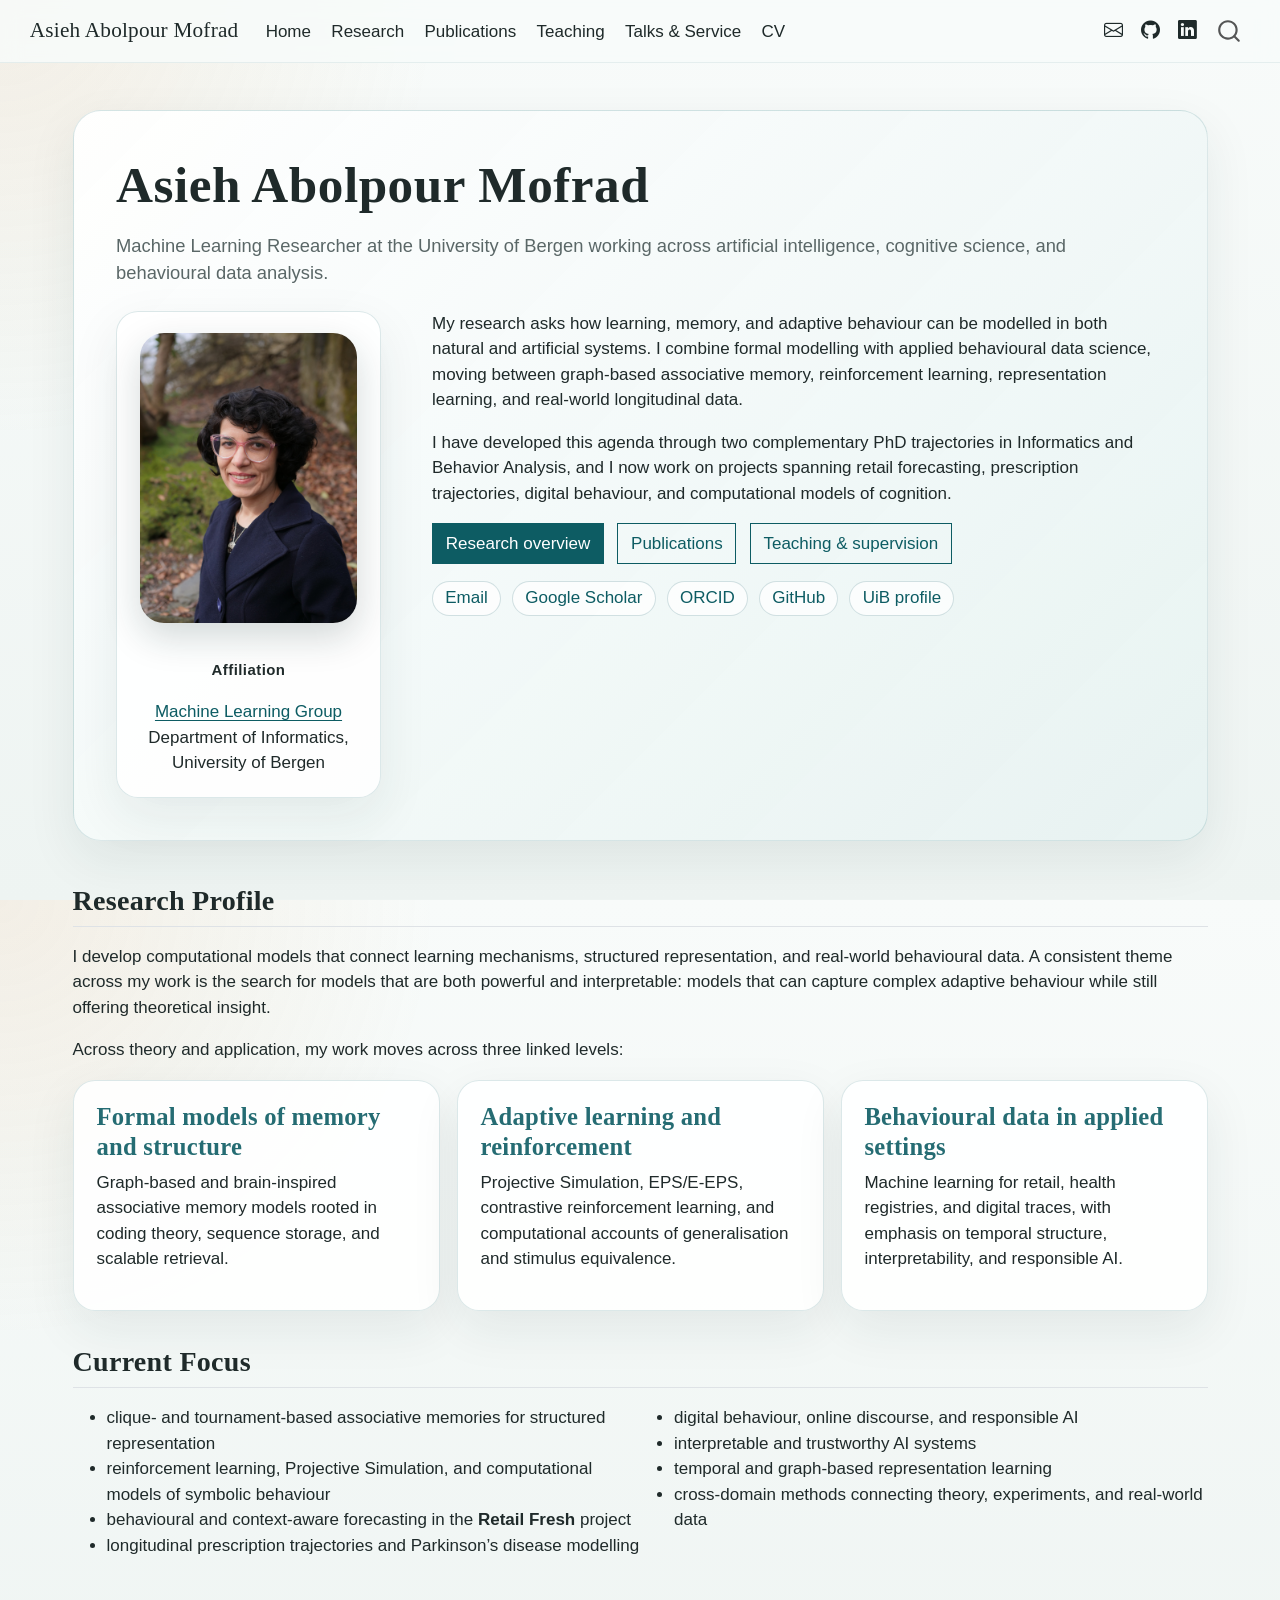
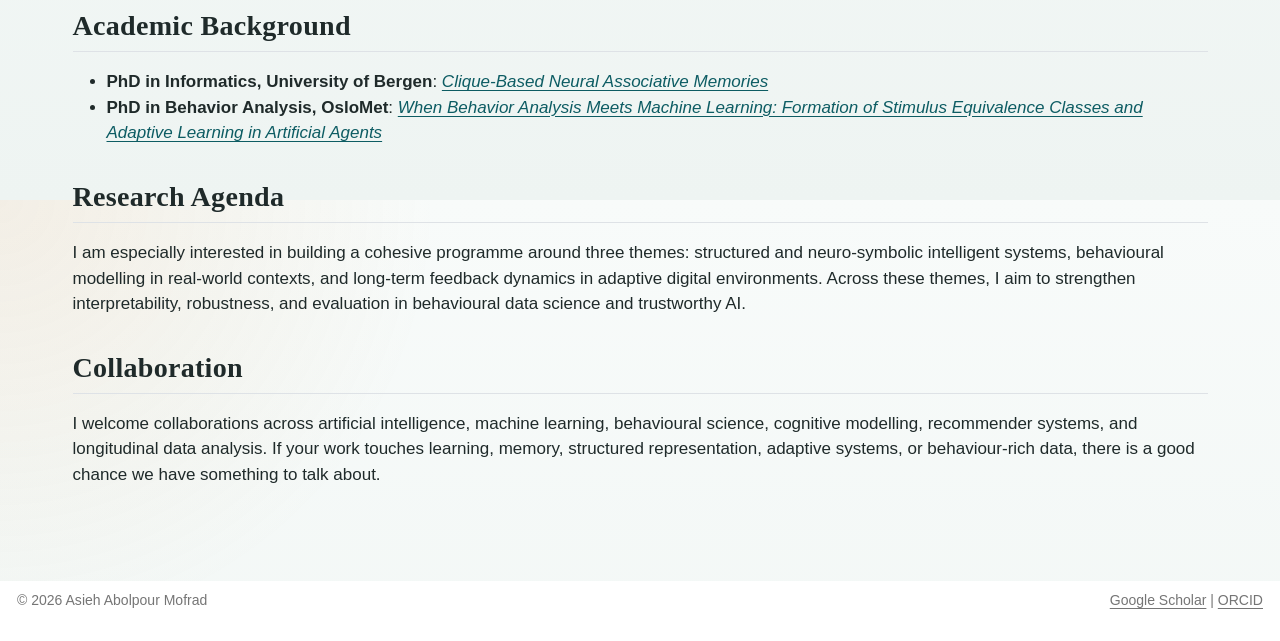
<file: docs/index.html>
<!DOCTYPE html>
<html xmlns="http://www.w3.org/1999/xhtml" lang="en" xml:lang="en"><head>

<meta charset="utf-8">
<meta name="generator" content="quarto-1.6.42">

<meta name="viewport" content="width=device-width, initial-scale=1.0, user-scalable=yes">


<title>Home – Asieh Abolpour Mofrad</title>
<style>
code{white-space: pre-wrap;}
span.smallcaps{font-variant: small-caps;}
div.columns{display: flex; gap: min(4vw, 1.5em);}
div.column{flex: auto; overflow-x: auto;}
div.hanging-indent{margin-left: 1.5em; text-indent: -1.5em;}
ul.task-list{list-style: none;}
ul.task-list li input[type="checkbox"] {
  width: 0.8em;
  margin: 0 0.8em 0.2em -1em; /* quarto-specific, see https://github.com/quarto-dev/quarto-cli/issues/4556 */ 
  vertical-align: middle;
}
</style>


<script src="site_libs/quarto-nav/quarto-nav.js"></script>
<script src="site_libs/clipboard/clipboard.min.js"></script>
<script src="site_libs/quarto-search/autocomplete.umd.js"></script>
<script src="site_libs/quarto-search/fuse.min.js"></script>
<script src="site_libs/quarto-search/quarto-search.js"></script>
<meta name="quarto:offset" content="./">
<script src="site_libs/quarto-html/quarto.js"></script>
<script src="site_libs/quarto-html/popper.min.js"></script>
<script src="site_libs/quarto-html/tippy.umd.min.js"></script>
<script src="site_libs/quarto-html/anchor.min.js"></script>
<link href="site_libs/quarto-html/tippy.css" rel="stylesheet">
<link href="site_libs/quarto-html/quarto-syntax-highlighting-2f5df379a58b258e96c21c0638c20c03.css" rel="stylesheet" id="quarto-text-highlighting-styles">
<script src="site_libs/bootstrap/bootstrap.min.js"></script>
<link href="site_libs/bootstrap/bootstrap-icons.css" rel="stylesheet">
<link href="site_libs/bootstrap/bootstrap-3fe18f0901a84dd8040ed407cdcc5acb.min.css" rel="stylesheet" append-hash="true" id="quarto-bootstrap" data-mode="light">
<script id="quarto-search-options" type="application/json">{
  "location": "navbar",
  "copy-button": false,
  "collapse-after": 3,
  "panel-placement": "end",
  "type": "overlay",
  "limit": 50,
  "keyboard-shortcut": [
    "f",
    "/",
    "s"
  ],
  "show-item-context": false,
  "language": {
    "search-no-results-text": "No results",
    "search-matching-documents-text": "matching documents",
    "search-copy-link-title": "Copy link to search",
    "search-hide-matches-text": "Hide additional matches",
    "search-more-match-text": "more match in this document",
    "search-more-matches-text": "more matches in this document",
    "search-clear-button-title": "Clear",
    "search-text-placeholder": "",
    "search-detached-cancel-button-title": "Cancel",
    "search-submit-button-title": "Submit",
    "search-label": "Search"
  }
}</script>
<style>html{ scroll-behavior: smooth; }</style>


<link rel="stylesheet" href="styles.css">
</head>

<body class="nav-fixed landing-page">

<div id="quarto-search-results"></div>
  <header id="quarto-header" class="headroom fixed-top">
    <nav class="navbar navbar-expand-lg " data-bs-theme="dark">
      <div class="navbar-container container-fluid">
      <div class="navbar-brand-container mx-auto">
    <a class="navbar-brand" href="./index.html">
    <span class="navbar-title">Asieh Abolpour Mofrad</span>
    </a>
  </div>
            <div id="quarto-search" class="" title="Search"></div>
          <button class="navbar-toggler" type="button" data-bs-toggle="collapse" data-bs-target="#navbarCollapse" aria-controls="navbarCollapse" role="menu" aria-expanded="false" aria-label="Toggle navigation" onclick="if (window.quartoToggleHeadroom) { window.quartoToggleHeadroom(); }">
  <span class="navbar-toggler-icon"></span>
</button>
          <div class="collapse navbar-collapse" id="navbarCollapse">
            <ul class="navbar-nav navbar-nav-scroll me-auto">
  <li class="nav-item">
    <a class="nav-link active" href="./index.html" aria-current="page"> 
<span class="menu-text">Home</span></a>
  </li>  
  <li class="nav-item">
    <a class="nav-link" href="./projects.html"> 
<span class="menu-text">Research</span></a>
  </li>  
  <li class="nav-item">
    <a class="nav-link" href="./publications.html"> 
<span class="menu-text">Publications</span></a>
  </li>  
  <li class="nav-item">
    <a class="nav-link" href="./teaching.html"> 
<span class="menu-text">Teaching</span></a>
  </li>  
  <li class="nav-item">
    <a class="nav-link" href="./talks.html"> 
<span class="menu-text">Talks &amp; Service</span></a>
  </li>  
  <li class="nav-item">
    <a class="nav-link" href="./CV.pdf"> 
<span class="menu-text">CV</span></a>
  </li>  
</ul>
            <ul class="navbar-nav navbar-nav-scroll ms-auto">
  <li class="nav-item compact">
    <a class="nav-link" href="mailto:asieh.mofrad@uib.no"> <i class="bi bi-envelope" role="img" aria-label="Email">
</i> 
<span class="menu-text"></span></a>
  </li>  
  <li class="nav-item compact">
    <a class="nav-link" href="https://github.com/Asieh-A-Mofrad"> <i class="bi bi-github" role="img" aria-label="GitHub">
</i> 
<span class="menu-text"></span></a>
  </li>  
  <li class="nav-item compact">
    <a class="nav-link" href="https://www.linkedin.com/in/asieh-abolpour-mofrad-98ba8174"> <i class="bi bi-linkedin" role="img" aria-label="LinkedIn">
</i> 
<span class="menu-text"></span></a>
  </li>  
</ul>
          </div> <!-- /navcollapse -->
            <div class="quarto-navbar-tools">
</div>
      </div> <!-- /container-fluid -->
    </nav>
</header>
<!-- content -->
<div id="quarto-content" class="quarto-container page-columns page-rows-contents page-layout-full page-navbar">
<!-- sidebar -->
<!-- margin-sidebar -->
    
<!-- main -->
<main class="content column-page" id="quarto-document-content"><header id="title-block-header" class="quarto-title-block"><h1 class="title display-7">Home</h1></header>

<header id="title-block-header">


</header>


<div class="hero-banner">
<section id="asieh-abolpour-mofrad" class="level1 hero-heading">
<h1>Asieh Abolpour Mofrad</h1>
<div class="hero-lead">
<p>Machine Learning Researcher at the University of Bergen working across artificial intelligence, cognitive science, and behavioural data analysis.</p>
</div>
</section>
<div class="hero-layout">
<div class="hero-aside">
<div class="profile-panel">
<p><img src="images/asieh-pic.jpg" class="profile-image img-fluid" alt="Portrait of Asieh Abolpour Mofrad"></p>
<p><strong>Affiliation</strong></p>
<p><a href="https://www.uib.no/en/rg/ml/130730/machine-learning-group">Machine Learning Group</a><br>
Department of Informatics, University of Bergen</p>
</div>
</div>
<div class="hero-summary">
<p>My research asks how learning, memory, and adaptive behaviour can be modelled in both natural and artificial systems. I combine formal modelling with applied behavioural data science, moving between graph-based associative memory, reinforcement learning, representation learning, and real-world longitudinal data.</p>
<p>I have developed this agenda through two complementary PhD trajectories in Informatics and Behavior Analysis, and I now work on projects spanning retail forecasting, prescription trajectories, digital behaviour, and computational models of cognition.</p>
<p><a href="./projects.html" class="btn btn-primary me-2">Research overview</a> <a href="./publications.html" class="btn btn-outline-primary me-2">Publications</a> <a href="./teaching.html" class="btn btn-outline-primary">Teaching &amp; supervision</a></p>
<div class="pill-links">
<p><a href="mailto:asieh.mofrad@uib.no">Email</a> <a href="https://scholar.google.co.uk/citations?user=jusB1uwAAAAJ">Google Scholar</a> <a href="https://orcid.org/0000-0002-2148-3756">ORCID</a> <a href="https://github.com/Asieh-A-Mofrad">GitHub</a> <a href="https://www.uib.no/en/find-employees/asieh.abolpour-mofrad">UiB profile</a></p>
</div>
</div>
</div>
</div>
<section id="research-profile" class="level2">
<h2 class="anchored" data-anchor-id="research-profile">Research Profile</h2>
<p>I develop computational models that connect learning mechanisms, structured representation, and real-world behavioural data. A consistent theme across my work is the search for models that are both powerful and interpretable: models that can capture complex adaptive behaviour while still offering theoretical insight.</p>
<p>Across theory and application, my work moves across three linked levels:</p>
<div class="card-grid">
<section id="formal-models-of-memory-and-structure" class="level3 feature-card">
<h3 class="anchored" data-anchor-id="formal-models-of-memory-and-structure">Formal models of memory and structure</h3>
<p>Graph-based and brain-inspired associative memory models rooted in coding theory, sequence storage, and scalable retrieval.</p>
</section>
<section id="adaptive-learning-and-reinforcement" class="level3 feature-card">
<h3 class="anchored" data-anchor-id="adaptive-learning-and-reinforcement">Adaptive learning and reinforcement</h3>
<p>Projective Simulation, EPS/E-EPS, contrastive reinforcement learning, and computational accounts of generalisation and stimulus equivalence.</p>
</section>
<section id="behavioural-data-in-applied-settings" class="level3 feature-card">
<h3 class="anchored" data-anchor-id="behavioural-data-in-applied-settings">Behavioural data in applied settings</h3>
<p>Machine learning for retail, health registries, and digital traces, with emphasis on temporal structure, interpretability, and responsible AI.</p>
</section>
</div>
</section>
<section id="current-focus" class="level2">
<h2 class="anchored" data-anchor-id="current-focus">Current Focus</h2>
<div class="columns">
<div class="column" style="width:50%;">
<ul>
<li>clique- and tournament-based associative memories for structured representation</li>
<li>reinforcement learning, Projective Simulation, and computational models of symbolic behaviour</li>
<li>behavioural and context-aware forecasting in the <strong>Retail Fresh</strong> project</li>
<li>longitudinal prescription trajectories and Parkinson’s disease modelling</li>
</ul>
</div><div class="column" style="width:50%;">
<ul>
<li>digital behaviour, online discourse, and responsible AI</li>
<li>interpretable and trustworthy AI systems</li>
<li>temporal and graph-based representation learning</li>
<li>cross-domain methods connecting theory, experiments, and real-world data</li>
</ul>
</div>
</div>
</section>
<section id="academic-background" class="level2">
<h2 class="anchored" data-anchor-id="academic-background">Academic Background</h2>
<ul>
<li><strong>PhD in Informatics, University of Bergen</strong>: <a href="https://nva.sikt.no/registration/0198f0f4cb85-7e3bd036-5d34-433f-a86c-7c8fcb52f95b"><em>Clique-Based Neural Associative Memories</em></a></li>
<li><strong>PhD in Behavior Analysis, OsloMet</strong>: <a href="https://skriftserien.oslomet.no/skriftserien/article/view/723"><em>When Behavior Analysis Meets Machine Learning: Formation of Stimulus Equivalence Classes and Adaptive Learning in Artificial Agents</em></a></li>
</ul>
</section>
<section id="research-agenda" class="level2">
<h2 class="anchored" data-anchor-id="research-agenda">Research Agenda</h2>
<p>I am especially interested in building a cohesive programme around three themes: structured and neuro-symbolic intelligent systems, behavioural modelling in real-world contexts, and long-term feedback dynamics in adaptive digital environments. Across these themes, I aim to strengthen interpretability, robustness, and evaluation in behavioural data science and trustworthy AI.</p>
</section>
<section id="collaboration" class="level2">
<h2 class="anchored" data-anchor-id="collaboration">Collaboration</h2>
<p>I welcome collaborations across artificial intelligence, machine learning, behavioural science, cognitive modelling, recommender systems, and longitudinal data analysis. If your work touches learning, memory, structured representation, adaptive systems, or behaviour-rich data, there is a good chance we have something to talk about.</p>


</section>

</main> <!-- /main -->
<script id="quarto-html-after-body" type="application/javascript">
window.document.addEventListener("DOMContentLoaded", function (event) {
  const toggleBodyColorMode = (bsSheetEl) => {
    const mode = bsSheetEl.getAttribute("data-mode");
    const bodyEl = window.document.querySelector("body");
    if (mode === "dark") {
      bodyEl.classList.add("quarto-dark");
      bodyEl.classList.remove("quarto-light");
    } else {
      bodyEl.classList.add("quarto-light");
      bodyEl.classList.remove("quarto-dark");
    }
  }
  const toggleBodyColorPrimary = () => {
    const bsSheetEl = window.document.querySelector("link#quarto-bootstrap");
    if (bsSheetEl) {
      toggleBodyColorMode(bsSheetEl);
    }
  }
  toggleBodyColorPrimary();  
  const icon = "";
  const anchorJS = new window.AnchorJS();
  anchorJS.options = {
    placement: 'right',
    icon: icon
  };
  anchorJS.add('.anchored');
  const isCodeAnnotation = (el) => {
    for (const clz of el.classList) {
      if (clz.startsWith('code-annotation-')) {                     
        return true;
      }
    }
    return false;
  }
  const onCopySuccess = function(e) {
    // button target
    const button = e.trigger;
    // don't keep focus
    button.blur();
    // flash "checked"
    button.classList.add('code-copy-button-checked');
    var currentTitle = button.getAttribute("title");
    button.setAttribute("title", "Copied!");
    let tooltip;
    if (window.bootstrap) {
      button.setAttribute("data-bs-toggle", "tooltip");
      button.setAttribute("data-bs-placement", "left");
      button.setAttribute("data-bs-title", "Copied!");
      tooltip = new bootstrap.Tooltip(button, 
        { trigger: "manual", 
          customClass: "code-copy-button-tooltip",
          offset: [0, -8]});
      tooltip.show();    
    }
    setTimeout(function() {
      if (tooltip) {
        tooltip.hide();
        button.removeAttribute("data-bs-title");
        button.removeAttribute("data-bs-toggle");
        button.removeAttribute("data-bs-placement");
      }
      button.setAttribute("title", currentTitle);
      button.classList.remove('code-copy-button-checked');
    }, 1000);
    // clear code selection
    e.clearSelection();
  }
  const getTextToCopy = function(trigger) {
      const codeEl = trigger.previousElementSibling.cloneNode(true);
      for (const childEl of codeEl.children) {
        if (isCodeAnnotation(childEl)) {
          childEl.remove();
        }
      }
      return codeEl.innerText;
  }
  const clipboard = new window.ClipboardJS('.code-copy-button:not([data-in-quarto-modal])', {
    text: getTextToCopy
  });
  clipboard.on('success', onCopySuccess);
  if (window.document.getElementById('quarto-embedded-source-code-modal')) {
    const clipboardModal = new window.ClipboardJS('.code-copy-button[data-in-quarto-modal]', {
      text: getTextToCopy,
      container: window.document.getElementById('quarto-embedded-source-code-modal')
    });
    clipboardModal.on('success', onCopySuccess);
  }
    var localhostRegex = new RegExp(/^(?:http|https):\/\/localhost\:?[0-9]*\//);
    var mailtoRegex = new RegExp(/^mailto:/);
      var filterRegex = new RegExp('/' + window.location.host + '/');
    var isInternal = (href) => {
        return filterRegex.test(href) || localhostRegex.test(href) || mailtoRegex.test(href);
    }
    // Inspect non-navigation links and adorn them if external
 	var links = window.document.querySelectorAll('a[href]:not(.nav-link):not(.navbar-brand):not(.toc-action):not(.sidebar-link):not(.sidebar-item-toggle):not(.pagination-link):not(.no-external):not([aria-hidden]):not(.dropdown-item):not(.quarto-navigation-tool):not(.about-link)');
    for (var i=0; i<links.length; i++) {
      const link = links[i];
      if (!isInternal(link.href)) {
        // undo the damage that might have been done by quarto-nav.js in the case of
        // links that we want to consider external
        if (link.dataset.originalHref !== undefined) {
          link.href = link.dataset.originalHref;
        }
      }
    }
  function tippyHover(el, contentFn, onTriggerFn, onUntriggerFn) {
    const config = {
      allowHTML: true,
      maxWidth: 500,
      delay: 100,
      arrow: false,
      appendTo: function(el) {
          return el.parentElement;
      },
      interactive: true,
      interactiveBorder: 10,
      theme: 'quarto',
      placement: 'bottom-start',
    };
    if (contentFn) {
      config.content = contentFn;
    }
    if (onTriggerFn) {
      config.onTrigger = onTriggerFn;
    }
    if (onUntriggerFn) {
      config.onUntrigger = onUntriggerFn;
    }
    window.tippy(el, config); 
  }
  const noterefs = window.document.querySelectorAll('a[role="doc-noteref"]');
  for (var i=0; i<noterefs.length; i++) {
    const ref = noterefs[i];
    tippyHover(ref, function() {
      // use id or data attribute instead here
      let href = ref.getAttribute('data-footnote-href') || ref.getAttribute('href');
      try { href = new URL(href).hash; } catch {}
      const id = href.replace(/^#\/?/, "");
      const note = window.document.getElementById(id);
      if (note) {
        return note.innerHTML;
      } else {
        return "";
      }
    });
  }
  const xrefs = window.document.querySelectorAll('a.quarto-xref');
  const processXRef = (id, note) => {
    // Strip column container classes
    const stripColumnClz = (el) => {
      el.classList.remove("page-full", "page-columns");
      if (el.children) {
        for (const child of el.children) {
          stripColumnClz(child);
        }
      }
    }
    stripColumnClz(note)
    if (id === null || id.startsWith('sec-')) {
      // Special case sections, only their first couple elements
      const container = document.createElement("div");
      if (note.children && note.children.length > 2) {
        container.appendChild(note.children[0].cloneNode(true));
        for (let i = 1; i < note.children.length; i++) {
          const child = note.children[i];
          if (child.tagName === "P" && child.innerText === "") {
            continue;
          } else {
            container.appendChild(child.cloneNode(true));
            break;
          }
        }
        if (window.Quarto?.typesetMath) {
          window.Quarto.typesetMath(container);
        }
        return container.innerHTML
      } else {
        if (window.Quarto?.typesetMath) {
          window.Quarto.typesetMath(note);
        }
        return note.innerHTML;
      }
    } else {
      // Remove any anchor links if they are present
      const anchorLink = note.querySelector('a.anchorjs-link');
      if (anchorLink) {
        anchorLink.remove();
      }
      if (window.Quarto?.typesetMath) {
        window.Quarto.typesetMath(note);
      }
      if (note.classList.contains("callout")) {
        return note.outerHTML;
      } else {
        return note.innerHTML;
      }
    }
  }
  for (var i=0; i<xrefs.length; i++) {
    const xref = xrefs[i];
    tippyHover(xref, undefined, function(instance) {
      instance.disable();
      let url = xref.getAttribute('href');
      let hash = undefined; 
      if (url.startsWith('#')) {
        hash = url;
      } else {
        try { hash = new URL(url).hash; } catch {}
      }
      if (hash) {
        const id = hash.replace(/^#\/?/, "");
        const note = window.document.getElementById(id);
        if (note !== null) {
          try {
            const html = processXRef(id, note.cloneNode(true));
            instance.setContent(html);
          } finally {
            instance.enable();
            instance.show();
          }
        } else {
          // See if we can fetch this
          fetch(url.split('#')[0])
          .then(res => res.text())
          .then(html => {
            const parser = new DOMParser();
            const htmlDoc = parser.parseFromString(html, "text/html");
            const note = htmlDoc.getElementById(id);
            if (note !== null) {
              const html = processXRef(id, note);
              instance.setContent(html);
            } 
          }).finally(() => {
            instance.enable();
            instance.show();
          });
        }
      } else {
        // See if we can fetch a full url (with no hash to target)
        // This is a special case and we should probably do some content thinning / targeting
        fetch(url)
        .then(res => res.text())
        .then(html => {
          const parser = new DOMParser();
          const htmlDoc = parser.parseFromString(html, "text/html");
          const note = htmlDoc.querySelector('main.content');
          if (note !== null) {
            // This should only happen for chapter cross references
            // (since there is no id in the URL)
            // remove the first header
            if (note.children.length > 0 && note.children[0].tagName === "HEADER") {
              note.children[0].remove();
            }
            const html = processXRef(null, note);
            instance.setContent(html);
          } 
        }).finally(() => {
          instance.enable();
          instance.show();
        });
      }
    }, function(instance) {
    });
  }
      let selectedAnnoteEl;
      const selectorForAnnotation = ( cell, annotation) => {
        let cellAttr = 'data-code-cell="' + cell + '"';
        let lineAttr = 'data-code-annotation="' +  annotation + '"';
        const selector = 'span[' + cellAttr + '][' + lineAttr + ']';
        return selector;
      }
      const selectCodeLines = (annoteEl) => {
        const doc = window.document;
        const targetCell = annoteEl.getAttribute("data-target-cell");
        const targetAnnotation = annoteEl.getAttribute("data-target-annotation");
        const annoteSpan = window.document.querySelector(selectorForAnnotation(targetCell, targetAnnotation));
        const lines = annoteSpan.getAttribute("data-code-lines").split(",");
        const lineIds = lines.map((line) => {
          return targetCell + "-" + line;
        })
        let top = null;
        let height = null;
        let parent = null;
        if (lineIds.length > 0) {
            //compute the position of the single el (top and bottom and make a div)
            const el = window.document.getElementById(lineIds[0]);
            top = el.offsetTop;
            height = el.offsetHeight;
            parent = el.parentElement.parentElement;
          if (lineIds.length > 1) {
            const lastEl = window.document.getElementById(lineIds[lineIds.length - 1]);
            const bottom = lastEl.offsetTop + lastEl.offsetHeight;
            height = bottom - top;
          }
          if (top !== null && height !== null && parent !== null) {
            // cook up a div (if necessary) and position it 
            let div = window.document.getElementById("code-annotation-line-highlight");
            if (div === null) {
              div = window.document.createElement("div");
              div.setAttribute("id", "code-annotation-line-highlight");
              div.style.position = 'absolute';
              parent.appendChild(div);
            }
            div.style.top = top - 2 + "px";
            div.style.height = height + 4 + "px";
            div.style.left = 0;
            let gutterDiv = window.document.getElementById("code-annotation-line-highlight-gutter");
            if (gutterDiv === null) {
              gutterDiv = window.document.createElement("div");
              gutterDiv.setAttribute("id", "code-annotation-line-highlight-gutter");
              gutterDiv.style.position = 'absolute';
              const codeCell = window.document.getElementById(targetCell);
              const gutter = codeCell.querySelector('.code-annotation-gutter');
              gutter.appendChild(gutterDiv);
            }
            gutterDiv.style.top = top - 2 + "px";
            gutterDiv.style.height = height + 4 + "px";
          }
          selectedAnnoteEl = annoteEl;
        }
      };
      const unselectCodeLines = () => {
        const elementsIds = ["code-annotation-line-highlight", "code-annotation-line-highlight-gutter"];
        elementsIds.forEach((elId) => {
          const div = window.document.getElementById(elId);
          if (div) {
            div.remove();
          }
        });
        selectedAnnoteEl = undefined;
      };
        // Handle positioning of the toggle
    window.addEventListener(
      "resize",
      throttle(() => {
        elRect = undefined;
        if (selectedAnnoteEl) {
          selectCodeLines(selectedAnnoteEl);
        }
      }, 10)
    );
    function throttle(fn, ms) {
    let throttle = false;
    let timer;
      return (...args) => {
        if(!throttle) { // first call gets through
            fn.apply(this, args);
            throttle = true;
        } else { // all the others get throttled
            if(timer) clearTimeout(timer); // cancel #2
            timer = setTimeout(() => {
              fn.apply(this, args);
              timer = throttle = false;
            }, ms);
        }
      };
    }
      // Attach click handler to the DT
      const annoteDls = window.document.querySelectorAll('dt[data-target-cell]');
      for (const annoteDlNode of annoteDls) {
        annoteDlNode.addEventListener('click', (event) => {
          const clickedEl = event.target;
          if (clickedEl !== selectedAnnoteEl) {
            unselectCodeLines();
            const activeEl = window.document.querySelector('dt[data-target-cell].code-annotation-active');
            if (activeEl) {
              activeEl.classList.remove('code-annotation-active');
            }
            selectCodeLines(clickedEl);
            clickedEl.classList.add('code-annotation-active');
          } else {
            // Unselect the line
            unselectCodeLines();
            clickedEl.classList.remove('code-annotation-active');
          }
        });
      }
  const findCites = (el) => {
    const parentEl = el.parentElement;
    if (parentEl) {
      const cites = parentEl.dataset.cites;
      if (cites) {
        return {
          el,
          cites: cites.split(' ')
        };
      } else {
        return findCites(el.parentElement)
      }
    } else {
      return undefined;
    }
  };
  var bibliorefs = window.document.querySelectorAll('a[role="doc-biblioref"]');
  for (var i=0; i<bibliorefs.length; i++) {
    const ref = bibliorefs[i];
    const citeInfo = findCites(ref);
    if (citeInfo) {
      tippyHover(citeInfo.el, function() {
        var popup = window.document.createElement('div');
        citeInfo.cites.forEach(function(cite) {
          var citeDiv = window.document.createElement('div');
          citeDiv.classList.add('hanging-indent');
          citeDiv.classList.add('csl-entry');
          var biblioDiv = window.document.getElementById('ref-' + cite);
          if (biblioDiv) {
            citeDiv.innerHTML = biblioDiv.innerHTML;
          }
          popup.appendChild(citeDiv);
        });
        return popup.innerHTML;
      });
    }
  }
});
</script>
</div> <!-- /content -->
<footer class="footer">
  <div class="nav-footer">
    <div class="nav-footer-left">
<p>© 2026 Asieh Abolpour Mofrad</p>
</div>   
    <div class="nav-footer-center">
      &nbsp;
    </div>
    <div class="nav-footer-right">
<p><a href="https://scholar.google.co.uk/citations?user=jusB1uwAAAAJ">Google Scholar</a> | <a href="https://orcid.org/0000-0002-2148-3756">ORCID</a></p>
</div>
  </div>
</footer>




<script src="site_libs/quarto-html/zenscroll-min.js"></script>
</body></html>
</file>
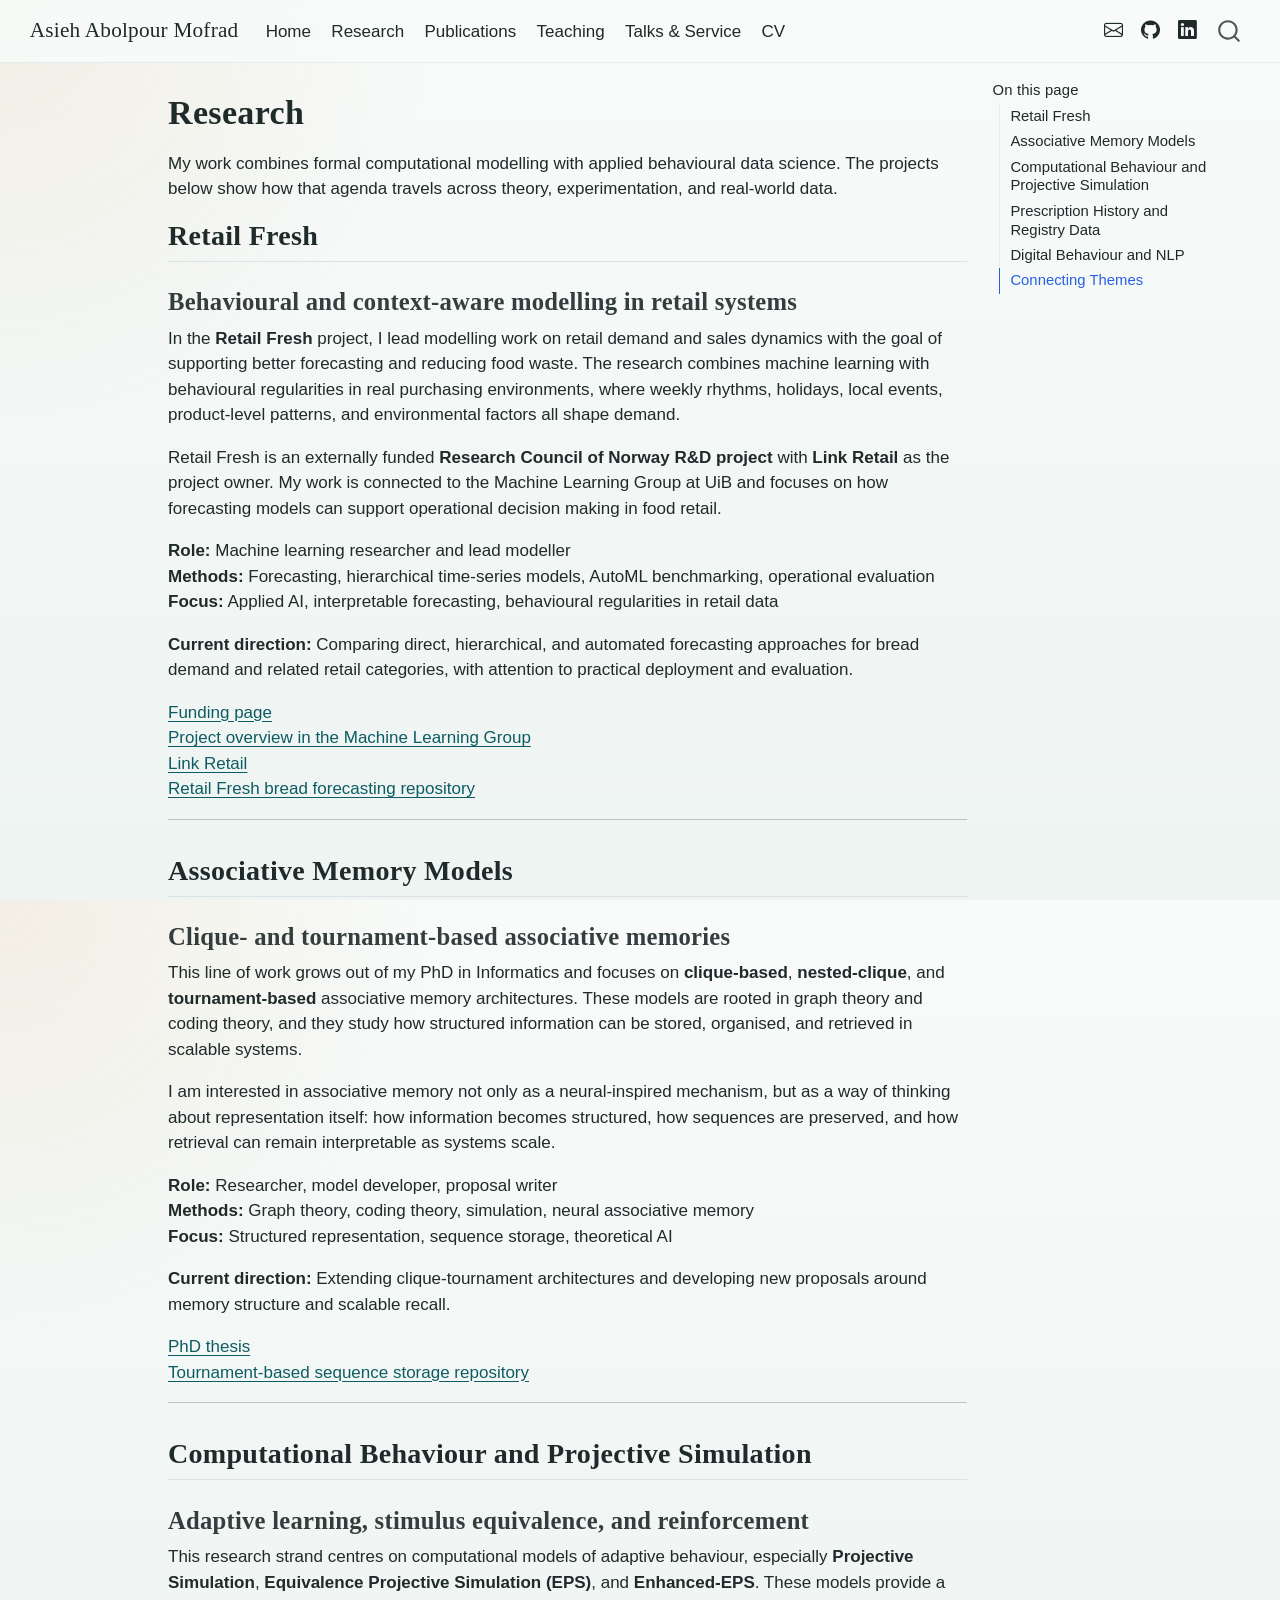
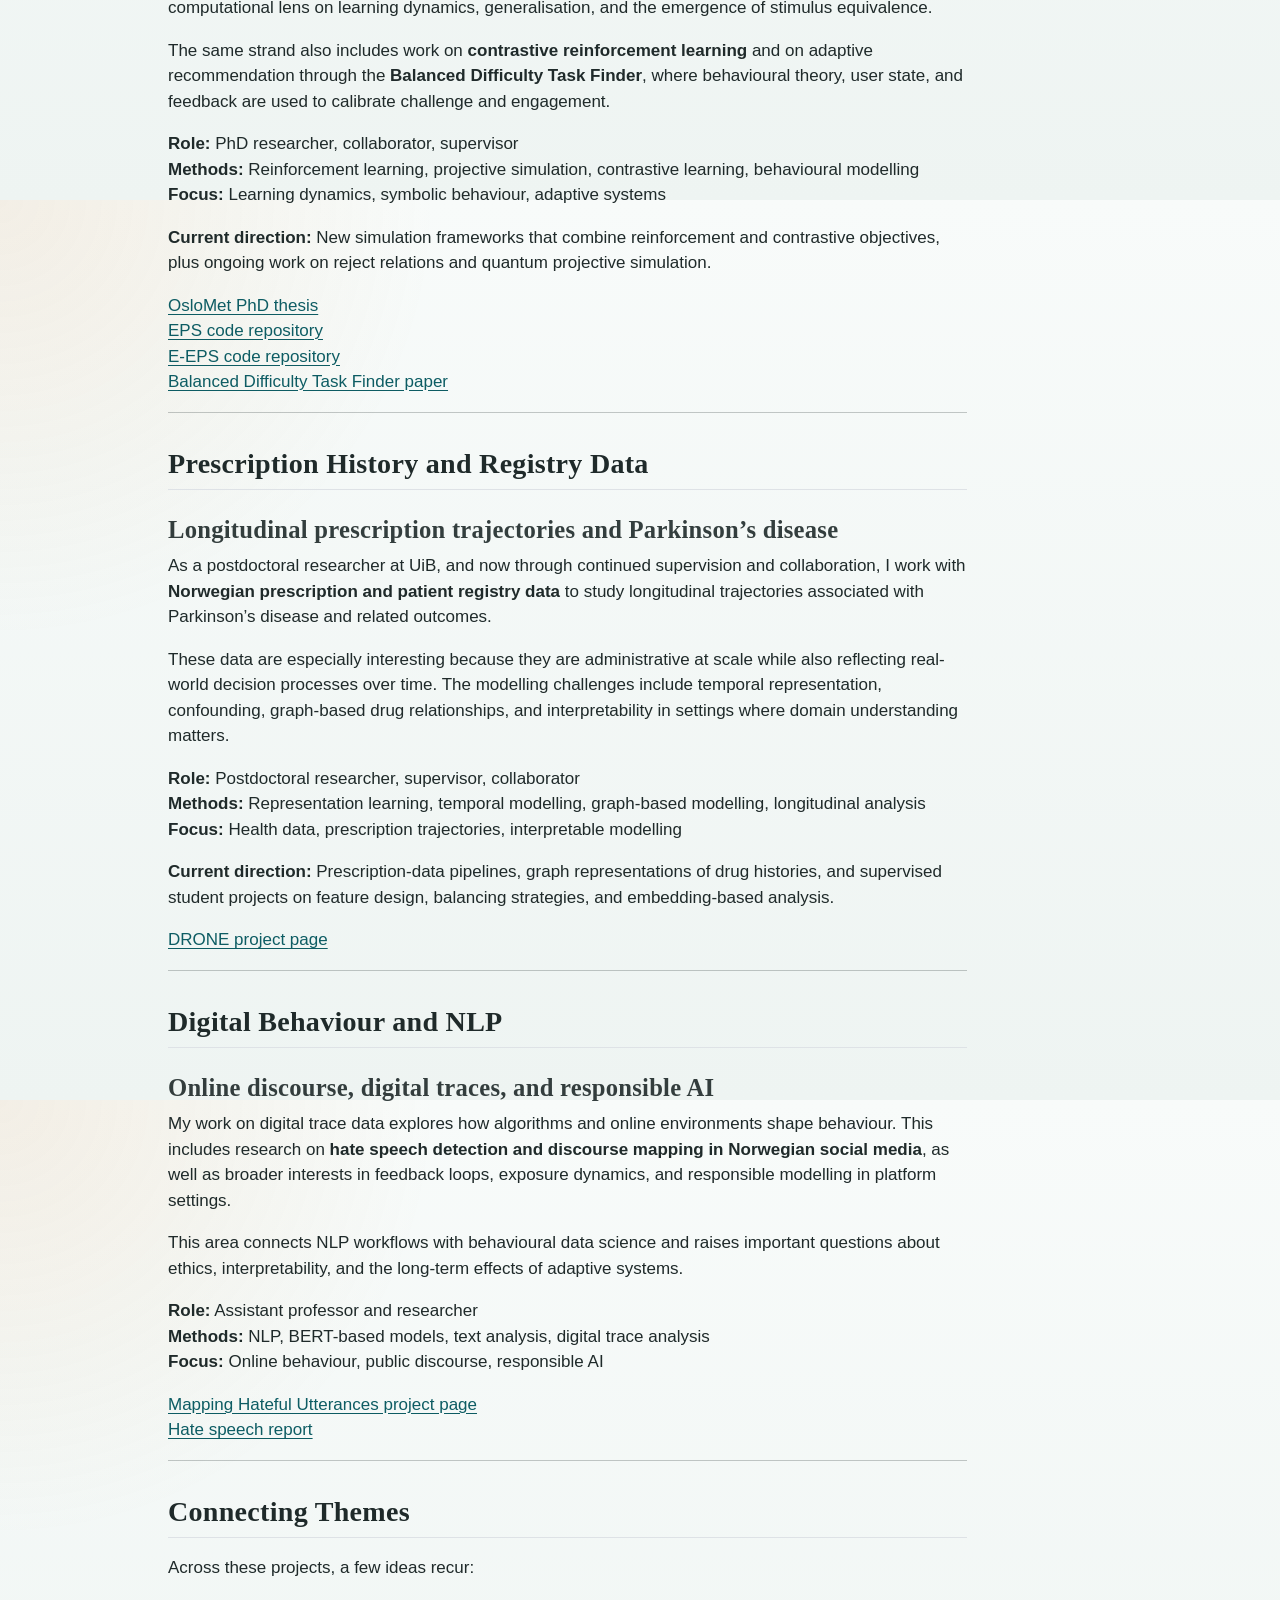
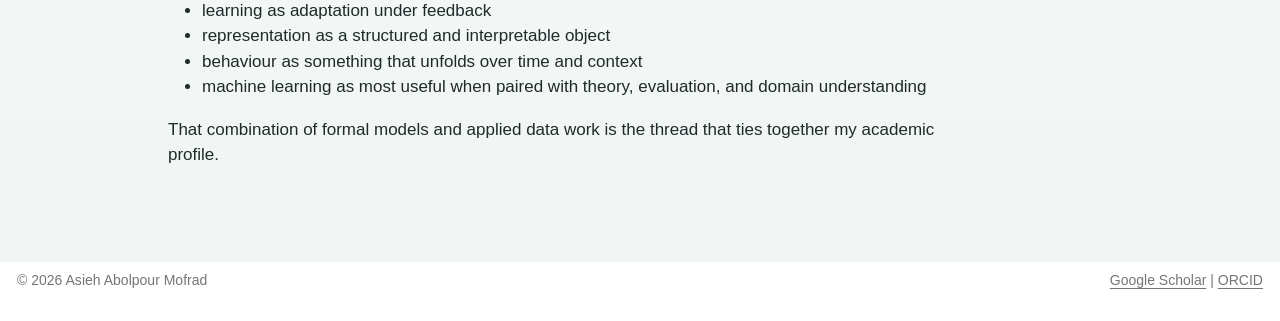
<file: docs/projects.html>
<!DOCTYPE html>
<html xmlns="http://www.w3.org/1999/xhtml" lang="en" xml:lang="en"><head>

<meta charset="utf-8">
<meta name="generator" content="quarto-1.6.42">

<meta name="viewport" content="width=device-width, initial-scale=1.0, user-scalable=yes">


<title>Research – Asieh Abolpour Mofrad</title>
<style>
code{white-space: pre-wrap;}
span.smallcaps{font-variant: small-caps;}
div.columns{display: flex; gap: min(4vw, 1.5em);}
div.column{flex: auto; overflow-x: auto;}
div.hanging-indent{margin-left: 1.5em; text-indent: -1.5em;}
ul.task-list{list-style: none;}
ul.task-list li input[type="checkbox"] {
  width: 0.8em;
  margin: 0 0.8em 0.2em -1em; /* quarto-specific, see https://github.com/quarto-dev/quarto-cli/issues/4556 */ 
  vertical-align: middle;
}
</style>


<script src="site_libs/quarto-nav/quarto-nav.js"></script>
<script src="site_libs/clipboard/clipboard.min.js"></script>
<script src="site_libs/quarto-search/autocomplete.umd.js"></script>
<script src="site_libs/quarto-search/fuse.min.js"></script>
<script src="site_libs/quarto-search/quarto-search.js"></script>
<meta name="quarto:offset" content="./">
<script src="site_libs/quarto-html/quarto.js"></script>
<script src="site_libs/quarto-html/popper.min.js"></script>
<script src="site_libs/quarto-html/tippy.umd.min.js"></script>
<script src="site_libs/quarto-html/anchor.min.js"></script>
<link href="site_libs/quarto-html/tippy.css" rel="stylesheet">
<link href="site_libs/quarto-html/quarto-syntax-highlighting-2f5df379a58b258e96c21c0638c20c03.css" rel="stylesheet" id="quarto-text-highlighting-styles">
<script src="site_libs/bootstrap/bootstrap.min.js"></script>
<link href="site_libs/bootstrap/bootstrap-icons.css" rel="stylesheet">
<link href="site_libs/bootstrap/bootstrap-6bd9cfa162949bde0a231f530c97869d.min.css" rel="stylesheet" append-hash="true" id="quarto-bootstrap" data-mode="light">
<script id="quarto-search-options" type="application/json">{
  "location": "navbar",
  "copy-button": false,
  "collapse-after": 3,
  "panel-placement": "end",
  "type": "overlay",
  "limit": 50,
  "keyboard-shortcut": [
    "f",
    "/",
    "s"
  ],
  "show-item-context": false,
  "language": {
    "search-no-results-text": "No results",
    "search-matching-documents-text": "matching documents",
    "search-copy-link-title": "Copy link to search",
    "search-hide-matches-text": "Hide additional matches",
    "search-more-match-text": "more match in this document",
    "search-more-matches-text": "more matches in this document",
    "search-clear-button-title": "Clear",
    "search-text-placeholder": "",
    "search-detached-cancel-button-title": "Cancel",
    "search-submit-button-title": "Submit",
    "search-label": "Search"
  }
}</script>
<style>html{ scroll-behavior: smooth; }</style>


<link rel="stylesheet" href="styles.css">
</head>

<body class="nav-fixed">

<div id="quarto-search-results"></div>
  <header id="quarto-header" class="headroom fixed-top">
    <nav class="navbar navbar-expand-lg " data-bs-theme="dark">
      <div class="navbar-container container-fluid">
      <div class="navbar-brand-container mx-auto">
    <a class="navbar-brand" href="./index.html">
    <span class="navbar-title">Asieh Abolpour Mofrad</span>
    </a>
  </div>
            <div id="quarto-search" class="" title="Search"></div>
          <button class="navbar-toggler" type="button" data-bs-toggle="collapse" data-bs-target="#navbarCollapse" aria-controls="navbarCollapse" role="menu" aria-expanded="false" aria-label="Toggle navigation" onclick="if (window.quartoToggleHeadroom) { window.quartoToggleHeadroom(); }">
  <span class="navbar-toggler-icon"></span>
</button>
          <div class="collapse navbar-collapse" id="navbarCollapse">
            <ul class="navbar-nav navbar-nav-scroll me-auto">
  <li class="nav-item">
    <a class="nav-link" href="./index.html"> 
<span class="menu-text">Home</span></a>
  </li>  
  <li class="nav-item">
    <a class="nav-link active" href="./projects.html" aria-current="page"> 
<span class="menu-text">Research</span></a>
  </li>  
  <li class="nav-item">
    <a class="nav-link" href="./publications.html"> 
<span class="menu-text">Publications</span></a>
  </li>  
  <li class="nav-item">
    <a class="nav-link" href="./teaching.html"> 
<span class="menu-text">Teaching</span></a>
  </li>  
  <li class="nav-item">
    <a class="nav-link" href="./talks.html"> 
<span class="menu-text">Talks &amp; Service</span></a>
  </li>  
  <li class="nav-item">
    <a class="nav-link" href="./CV.pdf"> 
<span class="menu-text">CV</span></a>
  </li>  
</ul>
            <ul class="navbar-nav navbar-nav-scroll ms-auto">
  <li class="nav-item compact">
    <a class="nav-link" href="mailto:asieh.mofrad@uib.no"> <i class="bi bi-envelope" role="img" aria-label="Email">
</i> 
<span class="menu-text"></span></a>
  </li>  
  <li class="nav-item compact">
    <a class="nav-link" href="https://github.com/Asieh-A-Mofrad"> <i class="bi bi-github" role="img" aria-label="GitHub">
</i> 
<span class="menu-text"></span></a>
  </li>  
  <li class="nav-item compact">
    <a class="nav-link" href="https://www.linkedin.com/in/asieh-abolpour-mofrad-98ba8174"> <i class="bi bi-linkedin" role="img" aria-label="LinkedIn">
</i> 
<span class="menu-text"></span></a>
  </li>  
</ul>
          </div> <!-- /navcollapse -->
            <div class="quarto-navbar-tools">
</div>
      </div> <!-- /container-fluid -->
    </nav>
</header>
<!-- content -->
<div id="quarto-content" class="quarto-container page-columns page-rows-contents page-layout-article page-navbar">
<!-- sidebar -->
<!-- margin-sidebar -->
    <div id="quarto-margin-sidebar" class="sidebar margin-sidebar">
        <nav id="TOC" role="doc-toc" class="toc-active">
    <h2 id="toc-title">On this page</h2>
   
  <ul>
  <li><a href="#retail-fresh" id="toc-retail-fresh" class="nav-link active" data-scroll-target="#retail-fresh">Retail Fresh</a>
  <ul class="collapse">
  <li><a href="#behavioural-and-context-aware-modelling-in-retail-systems" id="toc-behavioural-and-context-aware-modelling-in-retail-systems" class="nav-link" data-scroll-target="#behavioural-and-context-aware-modelling-in-retail-systems">Behavioural and context-aware modelling in retail systems</a></li>
  </ul></li>
  <li><a href="#associative-memory-models" id="toc-associative-memory-models" class="nav-link" data-scroll-target="#associative-memory-models">Associative Memory Models</a>
  <ul class="collapse">
  <li><a href="#clique--and-tournament-based-associative-memories" id="toc-clique--and-tournament-based-associative-memories" class="nav-link" data-scroll-target="#clique--and-tournament-based-associative-memories">Clique- and tournament-based associative memories</a></li>
  </ul></li>
  <li><a href="#computational-behaviour-and-projective-simulation" id="toc-computational-behaviour-and-projective-simulation" class="nav-link" data-scroll-target="#computational-behaviour-and-projective-simulation">Computational Behaviour and Projective Simulation</a>
  <ul class="collapse">
  <li><a href="#adaptive-learning-stimulus-equivalence-and-reinforcement" id="toc-adaptive-learning-stimulus-equivalence-and-reinforcement" class="nav-link" data-scroll-target="#adaptive-learning-stimulus-equivalence-and-reinforcement">Adaptive learning, stimulus equivalence, and reinforcement</a></li>
  </ul></li>
  <li><a href="#prescription-history-and-registry-data" id="toc-prescription-history-and-registry-data" class="nav-link" data-scroll-target="#prescription-history-and-registry-data">Prescription History and Registry Data</a>
  <ul class="collapse">
  <li><a href="#longitudinal-prescription-trajectories-and-parkinsons-disease" id="toc-longitudinal-prescription-trajectories-and-parkinsons-disease" class="nav-link" data-scroll-target="#longitudinal-prescription-trajectories-and-parkinsons-disease">Longitudinal prescription trajectories and Parkinson’s disease</a></li>
  </ul></li>
  <li><a href="#digital-behaviour-and-nlp" id="toc-digital-behaviour-and-nlp" class="nav-link" data-scroll-target="#digital-behaviour-and-nlp">Digital Behaviour and NLP</a>
  <ul class="collapse">
  <li><a href="#online-discourse-digital-traces-and-responsible-ai" id="toc-online-discourse-digital-traces-and-responsible-ai" class="nav-link" data-scroll-target="#online-discourse-digital-traces-and-responsible-ai">Online discourse, digital traces, and responsible AI</a></li>
  </ul></li>
  <li><a href="#connecting-themes" id="toc-connecting-themes" class="nav-link" data-scroll-target="#connecting-themes">Connecting Themes</a></li>
  </ul>
</nav>
    </div>
<!-- main -->
<main class="content" id="quarto-document-content">

<header id="title-block-header" class="quarto-title-block default">
<div class="quarto-title">
<h1 class="title">Research</h1>
</div>



<div class="quarto-title-meta">

    
  
    
  </div>
  


</header>


<p>My work combines formal computational modelling with applied behavioural data science. The projects below show how that agenda travels across theory, experimentation, and real-world data.</p>
<section id="retail-fresh" class="level2">
<h2 class="anchored" data-anchor-id="retail-fresh">Retail Fresh</h2>
<section id="behavioural-and-context-aware-modelling-in-retail-systems" class="level3">
<h3 class="anchored" data-anchor-id="behavioural-and-context-aware-modelling-in-retail-systems">Behavioural and context-aware modelling in retail systems</h3>
<p>In the <strong>Retail Fresh</strong> project, I lead modelling work on retail demand and sales dynamics with the goal of supporting better forecasting and reducing food waste. The research combines machine learning with behavioural regularities in real purchasing environments, where weekly rhythms, holidays, local events, product-level patterns, and environmental factors all shape demand.</p>
<p>Retail Fresh is an externally funded <strong>Research Council of Norway R&amp;D project</strong> with <strong>Link Retail</strong> as the project owner. My work is connected to the Machine Learning Group at UiB and focuses on how forecasting models can support operational decision making in food retail.</p>
<p><strong>Role:</strong> Machine learning researcher and lead modeller<br>
<strong>Methods:</strong> Forecasting, hierarchical time-series models, AutoML benchmarking, operational evaluation<br>
<strong>Focus:</strong> Applied AI, interpretable forecasting, behavioural regularities in retail data</p>
<p><strong>Current direction:</strong> Comparing direct, hierarchical, and automated forecasting approaches for bread demand and related retail categories, with attention to practical deployment and evaluation.</p>
<p><a href="https://prosjektbanken.forskningsradet.no/project/FORISS/336988">Funding page</a><br>
<a href="https://www.uib.no/en/rg/ml/158728/projects#retail-fresh">Project overview in the Machine Learning Group</a><br>
<a href="https://linkretail.com/">Link Retail</a><br>
<a href="https://github.com/Asieh-A-Mofrad/Bread-Forecasting-Retail-Fresh">Retail Fresh bread forecasting repository</a></p>
<hr>
</section>
</section>
<section id="associative-memory-models" class="level2">
<h2 class="anchored" data-anchor-id="associative-memory-models">Associative Memory Models</h2>
<section id="clique--and-tournament-based-associative-memories" class="level3">
<h3 class="anchored" data-anchor-id="clique--and-tournament-based-associative-memories">Clique- and tournament-based associative memories</h3>
<p>This line of work grows out of my PhD in Informatics and focuses on <strong>clique-based</strong>, <strong>nested-clique</strong>, and <strong>tournament-based</strong> associative memory architectures. These models are rooted in graph theory and coding theory, and they study how structured information can be stored, organised, and retrieved in scalable systems.</p>
<p>I am interested in associative memory not only as a neural-inspired mechanism, but as a way of thinking about representation itself: how information becomes structured, how sequences are preserved, and how retrieval can remain interpretable as systems scale.</p>
<p><strong>Role:</strong> Researcher, model developer, proposal writer<br>
<strong>Methods:</strong> Graph theory, coding theory, simulation, neural associative memory<br>
<strong>Focus:</strong> Structured representation, sequence storage, theoretical AI</p>
<p><strong>Current direction:</strong> Extending clique-tournament architectures and developing new proposals around memory structure and scalable recall.</p>
<p><a href="https://nva.sikt.no/registration/0198f0f4cb85-7e3bd036-5d34-433f-a86c-7c8fcb52f95b">PhD thesis</a><br>
<a href="https://github.com/Asieh-A-Mofrad/Tournament-Based-Sequence-Storage">Tournament-based sequence storage repository</a></p>
<hr>
</section>
</section>
<section id="computational-behaviour-and-projective-simulation" class="level2">
<h2 class="anchored" data-anchor-id="computational-behaviour-and-projective-simulation">Computational Behaviour and Projective Simulation</h2>
<section id="adaptive-learning-stimulus-equivalence-and-reinforcement" class="level3">
<h3 class="anchored" data-anchor-id="adaptive-learning-stimulus-equivalence-and-reinforcement">Adaptive learning, stimulus equivalence, and reinforcement</h3>
<p>This research strand centres on computational models of adaptive behaviour, especially <strong>Projective Simulation</strong>, <strong>Equivalence Projective Simulation (EPS)</strong>, and <strong>Enhanced-EPS</strong>. These models provide a computational lens on learning dynamics, generalisation, and the emergence of stimulus equivalence.</p>
<p>The same strand also includes work on <strong>contrastive reinforcement learning</strong> and on adaptive recommendation through the <strong>Balanced Difficulty Task Finder</strong>, where behavioural theory, user state, and feedback are used to calibrate challenge and engagement.</p>
<p><strong>Role:</strong> PhD researcher, collaborator, supervisor<br>
<strong>Methods:</strong> Reinforcement learning, projective simulation, contrastive learning, behavioural modelling<br>
<strong>Focus:</strong> Learning dynamics, symbolic behaviour, adaptive systems</p>
<p><strong>Current direction:</strong> New simulation frameworks that combine reinforcement and contrastive objectives, plus ongoing work on reject relations and quantum projective simulation.</p>
<p><a href="https://skriftserien.oslomet.no/skriftserien/article/view/723">OsloMet PhD thesis</a><br>
<a href="https://github.com/Asieh-A-Mofrad/equivalence-projective-simulation">EPS code repository</a><br>
<a href="https://github.com/Asieh-A-Mofrad/Enhanced-Equivalence-Projective-Simulation">E-EPS code repository</a><br>
<a href="https://pmc.ncbi.nlm.nih.gov/articles/PMC7501397/">Balanced Difficulty Task Finder paper</a></p>
<hr>
</section>
</section>
<section id="prescription-history-and-registry-data" class="level2">
<h2 class="anchored" data-anchor-id="prescription-history-and-registry-data">Prescription History and Registry Data</h2>
<section id="longitudinal-prescription-trajectories-and-parkinsons-disease" class="level3">
<h3 class="anchored" data-anchor-id="longitudinal-prescription-trajectories-and-parkinsons-disease">Longitudinal prescription trajectories and Parkinson’s disease</h3>
<p>As a postdoctoral researcher at UiB, and now through continued supervision and collaboration, I work with <strong>Norwegian prescription and patient registry data</strong> to study longitudinal trajectories associated with Parkinson’s disease and related outcomes.</p>
<p>These data are especially interesting because they are administrative at scale while also reflecting real-world decision processes over time. The modelling challenges include temporal representation, confounding, graph-based drug relationships, and interpretability in settings where domain understanding matters.</p>
<p><strong>Role:</strong> Postdoctoral researcher, supervisor, collaborator<br>
<strong>Methods:</strong> Representation learning, temporal modelling, graph-based modelling, longitudinal analysis<br>
<strong>Focus:</strong> Health data, prescription trajectories, interpretable modelling</p>
<p><strong>Current direction:</strong> Prescription-data pipelines, graph representations of drug histories, and supervised student projects on feature design, balancing strategies, and embedding-based analysis.</p>
<p><a href="https://www4.uib.no/en/research/research-projects/drone-drug-repurposing-for-neurological-diseases">DRONE project page</a></p>
<hr>
</section>
</section>
<section id="digital-behaviour-and-nlp" class="level2">
<h2 class="anchored" data-anchor-id="digital-behaviour-and-nlp">Digital Behaviour and NLP</h2>
<section id="online-discourse-digital-traces-and-responsible-ai" class="level3">
<h3 class="anchored" data-anchor-id="online-discourse-digital-traces-and-responsible-ai">Online discourse, digital traces, and responsible AI</h3>
<p>My work on digital trace data explores how algorithms and online environments shape behaviour. This includes research on <strong>hate speech detection and discourse mapping in Norwegian social media</strong>, as well as broader interests in feedback loops, exposure dynamics, and responsible modelling in platform settings.</p>
<p>This area connects NLP workflows with behavioural data science and raises important questions about ethics, interpretability, and the long-term effects of adaptive systems.</p>
<p><strong>Role:</strong> Assistant professor and researcher<br>
<strong>Methods:</strong> NLP, BERT-based models, text analysis, digital trace analysis<br>
<strong>Focus:</strong> Online behaviour, public discourse, responsible AI</p>
<p><a href="https://www.oslomet.no/en/research/research-projects/mapping-hateful-utterances-muslims-norwegian-social-media">Mapping Hateful Utterances project page</a><br>
<a href="https://oda.oslomet.no/oda-xmlui/handle/11250/2992278">Hate speech report</a></p>
<hr>
</section>
</section>
<section id="connecting-themes" class="level2">
<h2 class="anchored" data-anchor-id="connecting-themes">Connecting Themes</h2>
<p>Across these projects, a few ideas recur:</p>
<ul>
<li>learning as adaptation under feedback</li>
<li>representation as a structured and interpretable object</li>
<li>behaviour as something that unfolds over time and context</li>
<li>machine learning as most useful when paired with theory, evaluation, and domain understanding</li>
</ul>
<p>That combination of formal models and applied data work is the thread that ties together my academic profile.</p>


</section>

</main> <!-- /main -->
<script id="quarto-html-after-body" type="application/javascript">
window.document.addEventListener("DOMContentLoaded", function (event) {
  const toggleBodyColorMode = (bsSheetEl) => {
    const mode = bsSheetEl.getAttribute("data-mode");
    const bodyEl = window.document.querySelector("body");
    if (mode === "dark") {
      bodyEl.classList.add("quarto-dark");
      bodyEl.classList.remove("quarto-light");
    } else {
      bodyEl.classList.add("quarto-light");
      bodyEl.classList.remove("quarto-dark");
    }
  }
  const toggleBodyColorPrimary = () => {
    const bsSheetEl = window.document.querySelector("link#quarto-bootstrap");
    if (bsSheetEl) {
      toggleBodyColorMode(bsSheetEl);
    }
  }
  toggleBodyColorPrimary();  
  const icon = "";
  const anchorJS = new window.AnchorJS();
  anchorJS.options = {
    placement: 'right',
    icon: icon
  };
  anchorJS.add('.anchored');
  const isCodeAnnotation = (el) => {
    for (const clz of el.classList) {
      if (clz.startsWith('code-annotation-')) {                     
        return true;
      }
    }
    return false;
  }
  const onCopySuccess = function(e) {
    // button target
    const button = e.trigger;
    // don't keep focus
    button.blur();
    // flash "checked"
    button.classList.add('code-copy-button-checked');
    var currentTitle = button.getAttribute("title");
    button.setAttribute("title", "Copied!");
    let tooltip;
    if (window.bootstrap) {
      button.setAttribute("data-bs-toggle", "tooltip");
      button.setAttribute("data-bs-placement", "left");
      button.setAttribute("data-bs-title", "Copied!");
      tooltip = new bootstrap.Tooltip(button, 
        { trigger: "manual", 
          customClass: "code-copy-button-tooltip",
          offset: [0, -8]});
      tooltip.show();    
    }
    setTimeout(function() {
      if (tooltip) {
        tooltip.hide();
        button.removeAttribute("data-bs-title");
        button.removeAttribute("data-bs-toggle");
        button.removeAttribute("data-bs-placement");
      }
      button.setAttribute("title", currentTitle);
      button.classList.remove('code-copy-button-checked');
    }, 1000);
    // clear code selection
    e.clearSelection();
  }
  const getTextToCopy = function(trigger) {
      const codeEl = trigger.previousElementSibling.cloneNode(true);
      for (const childEl of codeEl.children) {
        if (isCodeAnnotation(childEl)) {
          childEl.remove();
        }
      }
      return codeEl.innerText;
  }
  const clipboard = new window.ClipboardJS('.code-copy-button:not([data-in-quarto-modal])', {
    text: getTextToCopy
  });
  clipboard.on('success', onCopySuccess);
  if (window.document.getElementById('quarto-embedded-source-code-modal')) {
    const clipboardModal = new window.ClipboardJS('.code-copy-button[data-in-quarto-modal]', {
      text: getTextToCopy,
      container: window.document.getElementById('quarto-embedded-source-code-modal')
    });
    clipboardModal.on('success', onCopySuccess);
  }
    var localhostRegex = new RegExp(/^(?:http|https):\/\/localhost\:?[0-9]*\//);
    var mailtoRegex = new RegExp(/^mailto:/);
      var filterRegex = new RegExp('/' + window.location.host + '/');
    var isInternal = (href) => {
        return filterRegex.test(href) || localhostRegex.test(href) || mailtoRegex.test(href);
    }
    // Inspect non-navigation links and adorn them if external
 	var links = window.document.querySelectorAll('a[href]:not(.nav-link):not(.navbar-brand):not(.toc-action):not(.sidebar-link):not(.sidebar-item-toggle):not(.pagination-link):not(.no-external):not([aria-hidden]):not(.dropdown-item):not(.quarto-navigation-tool):not(.about-link)');
    for (var i=0; i<links.length; i++) {
      const link = links[i];
      if (!isInternal(link.href)) {
        // undo the damage that might have been done by quarto-nav.js in the case of
        // links that we want to consider external
        if (link.dataset.originalHref !== undefined) {
          link.href = link.dataset.originalHref;
        }
      }
    }
  function tippyHover(el, contentFn, onTriggerFn, onUntriggerFn) {
    const config = {
      allowHTML: true,
      maxWidth: 500,
      delay: 100,
      arrow: false,
      appendTo: function(el) {
          return el.parentElement;
      },
      interactive: true,
      interactiveBorder: 10,
      theme: 'quarto',
      placement: 'bottom-start',
    };
    if (contentFn) {
      config.content = contentFn;
    }
    if (onTriggerFn) {
      config.onTrigger = onTriggerFn;
    }
    if (onUntriggerFn) {
      config.onUntrigger = onUntriggerFn;
    }
    window.tippy(el, config); 
  }
  const noterefs = window.document.querySelectorAll('a[role="doc-noteref"]');
  for (var i=0; i<noterefs.length; i++) {
    const ref = noterefs[i];
    tippyHover(ref, function() {
      // use id or data attribute instead here
      let href = ref.getAttribute('data-footnote-href') || ref.getAttribute('href');
      try { href = new URL(href).hash; } catch {}
      const id = href.replace(/^#\/?/, "");
      const note = window.document.getElementById(id);
      if (note) {
        return note.innerHTML;
      } else {
        return "";
      }
    });
  }
  const xrefs = window.document.querySelectorAll('a.quarto-xref');
  const processXRef = (id, note) => {
    // Strip column container classes
    const stripColumnClz = (el) => {
      el.classList.remove("page-full", "page-columns");
      if (el.children) {
        for (const child of el.children) {
          stripColumnClz(child);
        }
      }
    }
    stripColumnClz(note)
    if (id === null || id.startsWith('sec-')) {
      // Special case sections, only their first couple elements
      const container = document.createElement("div");
      if (note.children && note.children.length > 2) {
        container.appendChild(note.children[0].cloneNode(true));
        for (let i = 1; i < note.children.length; i++) {
          const child = note.children[i];
          if (child.tagName === "P" && child.innerText === "") {
            continue;
          } else {
            container.appendChild(child.cloneNode(true));
            break;
          }
        }
        if (window.Quarto?.typesetMath) {
          window.Quarto.typesetMath(container);
        }
        return container.innerHTML
      } else {
        if (window.Quarto?.typesetMath) {
          window.Quarto.typesetMath(note);
        }
        return note.innerHTML;
      }
    } else {
      // Remove any anchor links if they are present
      const anchorLink = note.querySelector('a.anchorjs-link');
      if (anchorLink) {
        anchorLink.remove();
      }
      if (window.Quarto?.typesetMath) {
        window.Quarto.typesetMath(note);
      }
      if (note.classList.contains("callout")) {
        return note.outerHTML;
      } else {
        return note.innerHTML;
      }
    }
  }
  for (var i=0; i<xrefs.length; i++) {
    const xref = xrefs[i];
    tippyHover(xref, undefined, function(instance) {
      instance.disable();
      let url = xref.getAttribute('href');
      let hash = undefined; 
      if (url.startsWith('#')) {
        hash = url;
      } else {
        try { hash = new URL(url).hash; } catch {}
      }
      if (hash) {
        const id = hash.replace(/^#\/?/, "");
        const note = window.document.getElementById(id);
        if (note !== null) {
          try {
            const html = processXRef(id, note.cloneNode(true));
            instance.setContent(html);
          } finally {
            instance.enable();
            instance.show();
          }
        } else {
          // See if we can fetch this
          fetch(url.split('#')[0])
          .then(res => res.text())
          .then(html => {
            const parser = new DOMParser();
            const htmlDoc = parser.parseFromString(html, "text/html");
            const note = htmlDoc.getElementById(id);
            if (note !== null) {
              const html = processXRef(id, note);
              instance.setContent(html);
            } 
          }).finally(() => {
            instance.enable();
            instance.show();
          });
        }
      } else {
        // See if we can fetch a full url (with no hash to target)
        // This is a special case and we should probably do some content thinning / targeting
        fetch(url)
        .then(res => res.text())
        .then(html => {
          const parser = new DOMParser();
          const htmlDoc = parser.parseFromString(html, "text/html");
          const note = htmlDoc.querySelector('main.content');
          if (note !== null) {
            // This should only happen for chapter cross references
            // (since there is no id in the URL)
            // remove the first header
            if (note.children.length > 0 && note.children[0].tagName === "HEADER") {
              note.children[0].remove();
            }
            const html = processXRef(null, note);
            instance.setContent(html);
          } 
        }).finally(() => {
          instance.enable();
          instance.show();
        });
      }
    }, function(instance) {
    });
  }
      let selectedAnnoteEl;
      const selectorForAnnotation = ( cell, annotation) => {
        let cellAttr = 'data-code-cell="' + cell + '"';
        let lineAttr = 'data-code-annotation="' +  annotation + '"';
        const selector = 'span[' + cellAttr + '][' + lineAttr + ']';
        return selector;
      }
      const selectCodeLines = (annoteEl) => {
        const doc = window.document;
        const targetCell = annoteEl.getAttribute("data-target-cell");
        const targetAnnotation = annoteEl.getAttribute("data-target-annotation");
        const annoteSpan = window.document.querySelector(selectorForAnnotation(targetCell, targetAnnotation));
        const lines = annoteSpan.getAttribute("data-code-lines").split(",");
        const lineIds = lines.map((line) => {
          return targetCell + "-" + line;
        })
        let top = null;
        let height = null;
        let parent = null;
        if (lineIds.length > 0) {
            //compute the position of the single el (top and bottom and make a div)
            const el = window.document.getElementById(lineIds[0]);
            top = el.offsetTop;
            height = el.offsetHeight;
            parent = el.parentElement.parentElement;
          if (lineIds.length > 1) {
            const lastEl = window.document.getElementById(lineIds[lineIds.length - 1]);
            const bottom = lastEl.offsetTop + lastEl.offsetHeight;
            height = bottom - top;
          }
          if (top !== null && height !== null && parent !== null) {
            // cook up a div (if necessary) and position it 
            let div = window.document.getElementById("code-annotation-line-highlight");
            if (div === null) {
              div = window.document.createElement("div");
              div.setAttribute("id", "code-annotation-line-highlight");
              div.style.position = 'absolute';
              parent.appendChild(div);
            }
            div.style.top = top - 2 + "px";
            div.style.height = height + 4 + "px";
            div.style.left = 0;
            let gutterDiv = window.document.getElementById("code-annotation-line-highlight-gutter");
            if (gutterDiv === null) {
              gutterDiv = window.document.createElement("div");
              gutterDiv.setAttribute("id", "code-annotation-line-highlight-gutter");
              gutterDiv.style.position = 'absolute';
              const codeCell = window.document.getElementById(targetCell);
              const gutter = codeCell.querySelector('.code-annotation-gutter');
              gutter.appendChild(gutterDiv);
            }
            gutterDiv.style.top = top - 2 + "px";
            gutterDiv.style.height = height + 4 + "px";
          }
          selectedAnnoteEl = annoteEl;
        }
      };
      const unselectCodeLines = () => {
        const elementsIds = ["code-annotation-line-highlight", "code-annotation-line-highlight-gutter"];
        elementsIds.forEach((elId) => {
          const div = window.document.getElementById(elId);
          if (div) {
            div.remove();
          }
        });
        selectedAnnoteEl = undefined;
      };
        // Handle positioning of the toggle
    window.addEventListener(
      "resize",
      throttle(() => {
        elRect = undefined;
        if (selectedAnnoteEl) {
          selectCodeLines(selectedAnnoteEl);
        }
      }, 10)
    );
    function throttle(fn, ms) {
    let throttle = false;
    let timer;
      return (...args) => {
        if(!throttle) { // first call gets through
            fn.apply(this, args);
            throttle = true;
        } else { // all the others get throttled
            if(timer) clearTimeout(timer); // cancel #2
            timer = setTimeout(() => {
              fn.apply(this, args);
              timer = throttle = false;
            }, ms);
        }
      };
    }
      // Attach click handler to the DT
      const annoteDls = window.document.querySelectorAll('dt[data-target-cell]');
      for (const annoteDlNode of annoteDls) {
        annoteDlNode.addEventListener('click', (event) => {
          const clickedEl = event.target;
          if (clickedEl !== selectedAnnoteEl) {
            unselectCodeLines();
            const activeEl = window.document.querySelector('dt[data-target-cell].code-annotation-active');
            if (activeEl) {
              activeEl.classList.remove('code-annotation-active');
            }
            selectCodeLines(clickedEl);
            clickedEl.classList.add('code-annotation-active');
          } else {
            // Unselect the line
            unselectCodeLines();
            clickedEl.classList.remove('code-annotation-active');
          }
        });
      }
  const findCites = (el) => {
    const parentEl = el.parentElement;
    if (parentEl) {
      const cites = parentEl.dataset.cites;
      if (cites) {
        return {
          el,
          cites: cites.split(' ')
        };
      } else {
        return findCites(el.parentElement)
      }
    } else {
      return undefined;
    }
  };
  var bibliorefs = window.document.querySelectorAll('a[role="doc-biblioref"]');
  for (var i=0; i<bibliorefs.length; i++) {
    const ref = bibliorefs[i];
    const citeInfo = findCites(ref);
    if (citeInfo) {
      tippyHover(citeInfo.el, function() {
        var popup = window.document.createElement('div');
        citeInfo.cites.forEach(function(cite) {
          var citeDiv = window.document.createElement('div');
          citeDiv.classList.add('hanging-indent');
          citeDiv.classList.add('csl-entry');
          var biblioDiv = window.document.getElementById('ref-' + cite);
          if (biblioDiv) {
            citeDiv.innerHTML = biblioDiv.innerHTML;
          }
          popup.appendChild(citeDiv);
        });
        return popup.innerHTML;
      });
    }
  }
});
</script>
</div> <!-- /content -->
<footer class="footer">
  <div class="nav-footer">
    <div class="nav-footer-left">
<p>© 2026 Asieh Abolpour Mofrad</p>
</div>   
    <div class="nav-footer-center">
      &nbsp;
    </div>
    <div class="nav-footer-right">
<p><a href="https://scholar.google.co.uk/citations?user=jusB1uwAAAAJ">Google Scholar</a> | <a href="https://orcid.org/0000-0002-2148-3756">ORCID</a></p>
</div>
  </div>
</footer>




<script src="site_libs/quarto-html/zenscroll-min.js"></script>
</body></html>
</file>
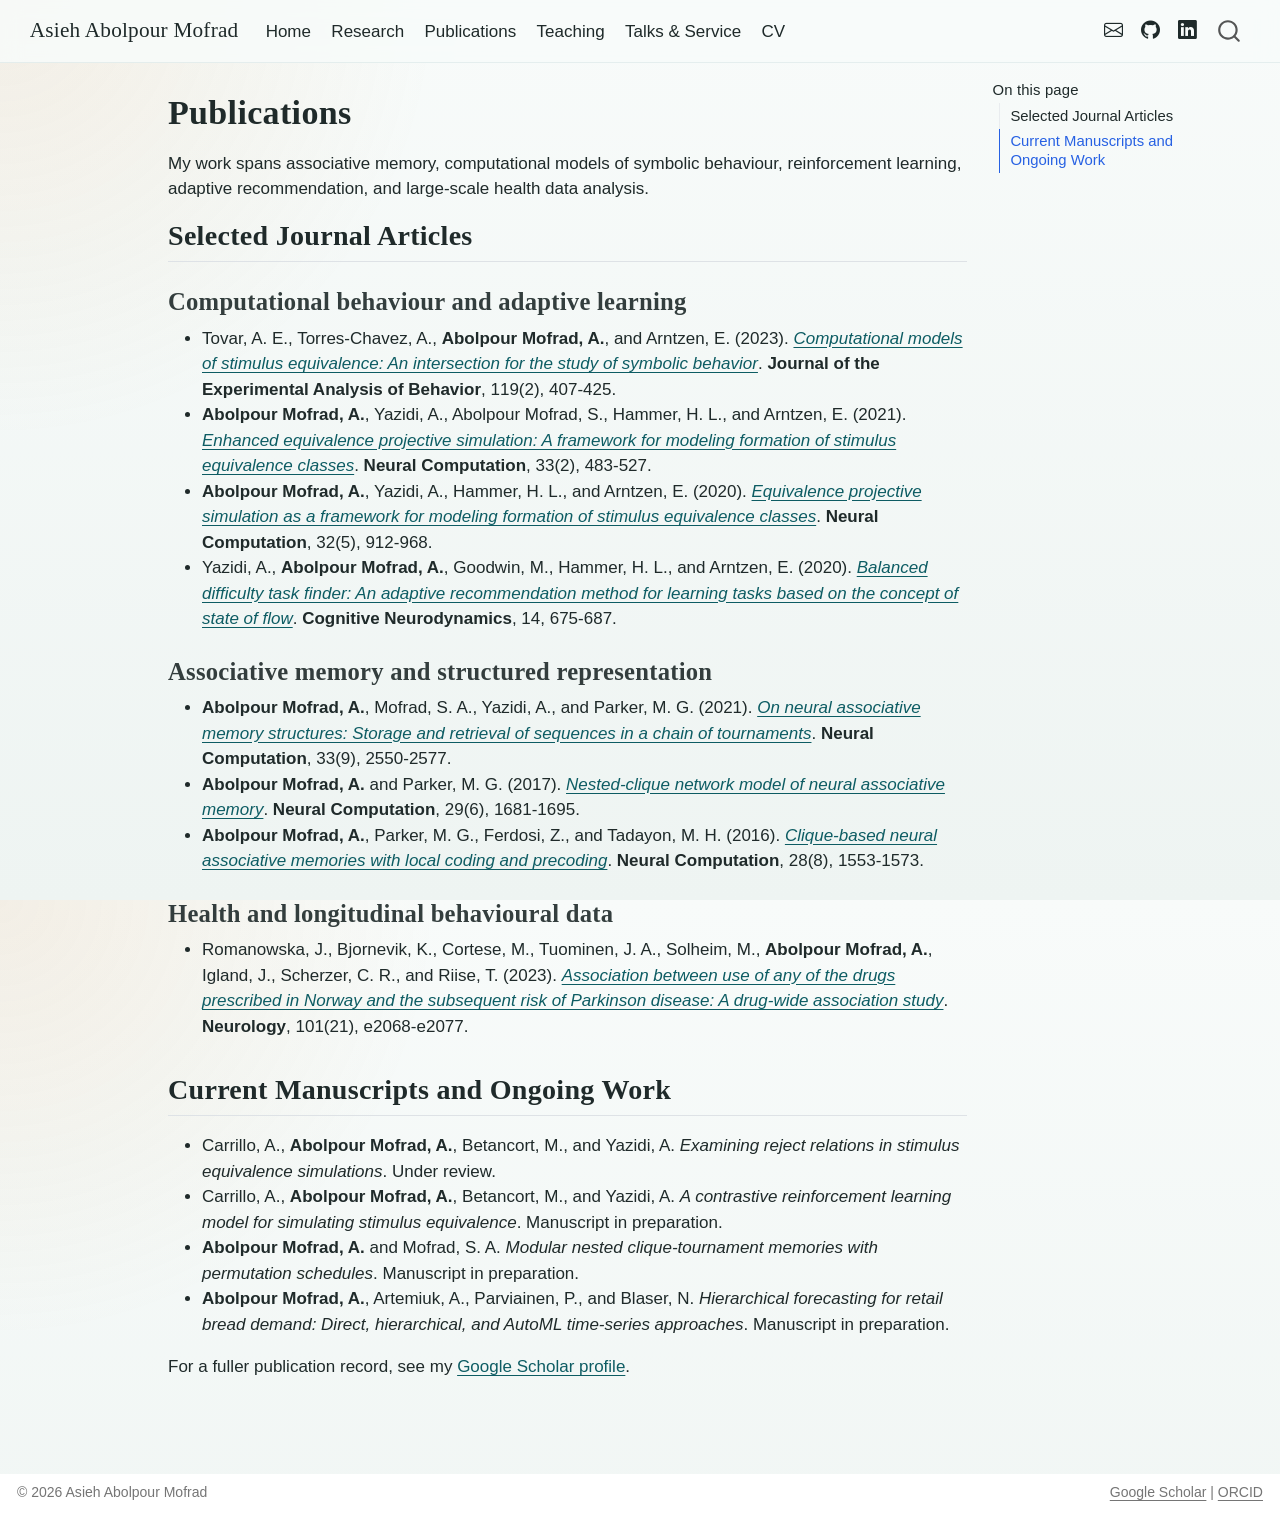
<file: docs/publications.html>
<!DOCTYPE html>
<html xmlns="http://www.w3.org/1999/xhtml" lang="en" xml:lang="en"><head>

<meta charset="utf-8">
<meta name="generator" content="quarto-1.6.42">

<meta name="viewport" content="width=device-width, initial-scale=1.0, user-scalable=yes">


<title>Publications – Asieh Abolpour Mofrad</title>
<style>
code{white-space: pre-wrap;}
span.smallcaps{font-variant: small-caps;}
div.columns{display: flex; gap: min(4vw, 1.5em);}
div.column{flex: auto; overflow-x: auto;}
div.hanging-indent{margin-left: 1.5em; text-indent: -1.5em;}
ul.task-list{list-style: none;}
ul.task-list li input[type="checkbox"] {
  width: 0.8em;
  margin: 0 0.8em 0.2em -1em; /* quarto-specific, see https://github.com/quarto-dev/quarto-cli/issues/4556 */ 
  vertical-align: middle;
}
</style>


<script src="site_libs/quarto-nav/quarto-nav.js"></script>
<script src="site_libs/clipboard/clipboard.min.js"></script>
<script src="site_libs/quarto-search/autocomplete.umd.js"></script>
<script src="site_libs/quarto-search/fuse.min.js"></script>
<script src="site_libs/quarto-search/quarto-search.js"></script>
<meta name="quarto:offset" content="./">
<script src="site_libs/quarto-html/quarto.js"></script>
<script src="site_libs/quarto-html/popper.min.js"></script>
<script src="site_libs/quarto-html/tippy.umd.min.js"></script>
<script src="site_libs/quarto-html/anchor.min.js"></script>
<link href="site_libs/quarto-html/tippy.css" rel="stylesheet">
<link href="site_libs/quarto-html/quarto-syntax-highlighting-2f5df379a58b258e96c21c0638c20c03.css" rel="stylesheet" id="quarto-text-highlighting-styles">
<script src="site_libs/bootstrap/bootstrap.min.js"></script>
<link href="site_libs/bootstrap/bootstrap-icons.css" rel="stylesheet">
<link href="site_libs/bootstrap/bootstrap-6bd9cfa162949bde0a231f530c97869d.min.css" rel="stylesheet" append-hash="true" id="quarto-bootstrap" data-mode="light">
<script id="quarto-search-options" type="application/json">{
  "location": "navbar",
  "copy-button": false,
  "collapse-after": 3,
  "panel-placement": "end",
  "type": "overlay",
  "limit": 50,
  "keyboard-shortcut": [
    "f",
    "/",
    "s"
  ],
  "show-item-context": false,
  "language": {
    "search-no-results-text": "No results",
    "search-matching-documents-text": "matching documents",
    "search-copy-link-title": "Copy link to search",
    "search-hide-matches-text": "Hide additional matches",
    "search-more-match-text": "more match in this document",
    "search-more-matches-text": "more matches in this document",
    "search-clear-button-title": "Clear",
    "search-text-placeholder": "",
    "search-detached-cancel-button-title": "Cancel",
    "search-submit-button-title": "Submit",
    "search-label": "Search"
  }
}</script>
<style>html{ scroll-behavior: smooth; }</style>


<link rel="stylesheet" href="styles.css">
</head>

<body class="nav-fixed">

<div id="quarto-search-results"></div>
  <header id="quarto-header" class="headroom fixed-top">
    <nav class="navbar navbar-expand-lg " data-bs-theme="dark">
      <div class="navbar-container container-fluid">
      <div class="navbar-brand-container mx-auto">
    <a class="navbar-brand" href="./index.html">
    <span class="navbar-title">Asieh Abolpour Mofrad</span>
    </a>
  </div>
            <div id="quarto-search" class="" title="Search"></div>
          <button class="navbar-toggler" type="button" data-bs-toggle="collapse" data-bs-target="#navbarCollapse" aria-controls="navbarCollapse" role="menu" aria-expanded="false" aria-label="Toggle navigation" onclick="if (window.quartoToggleHeadroom) { window.quartoToggleHeadroom(); }">
  <span class="navbar-toggler-icon"></span>
</button>
          <div class="collapse navbar-collapse" id="navbarCollapse">
            <ul class="navbar-nav navbar-nav-scroll me-auto">
  <li class="nav-item">
    <a class="nav-link" href="./index.html"> 
<span class="menu-text">Home</span></a>
  </li>  
  <li class="nav-item">
    <a class="nav-link" href="./projects.html"> 
<span class="menu-text">Research</span></a>
  </li>  
  <li class="nav-item">
    <a class="nav-link active" href="./publications.html" aria-current="page"> 
<span class="menu-text">Publications</span></a>
  </li>  
  <li class="nav-item">
    <a class="nav-link" href="./teaching.html"> 
<span class="menu-text">Teaching</span></a>
  </li>  
  <li class="nav-item">
    <a class="nav-link" href="./talks.html"> 
<span class="menu-text">Talks &amp; Service</span></a>
  </li>  
  <li class="nav-item">
    <a class="nav-link" href="./CV.pdf"> 
<span class="menu-text">CV</span></a>
  </li>  
</ul>
            <ul class="navbar-nav navbar-nav-scroll ms-auto">
  <li class="nav-item compact">
    <a class="nav-link" href="mailto:asieh.mofrad@uib.no"> <i class="bi bi-envelope" role="img" aria-label="Email">
</i> 
<span class="menu-text"></span></a>
  </li>  
  <li class="nav-item compact">
    <a class="nav-link" href="https://github.com/Asieh-A-Mofrad"> <i class="bi bi-github" role="img" aria-label="GitHub">
</i> 
<span class="menu-text"></span></a>
  </li>  
  <li class="nav-item compact">
    <a class="nav-link" href="https://www.linkedin.com/in/asieh-abolpour-mofrad-98ba8174"> <i class="bi bi-linkedin" role="img" aria-label="LinkedIn">
</i> 
<span class="menu-text"></span></a>
  </li>  
</ul>
          </div> <!-- /navcollapse -->
            <div class="quarto-navbar-tools">
</div>
      </div> <!-- /container-fluid -->
    </nav>
</header>
<!-- content -->
<div id="quarto-content" class="quarto-container page-columns page-rows-contents page-layout-article page-navbar">
<!-- sidebar -->
<!-- margin-sidebar -->
    <div id="quarto-margin-sidebar" class="sidebar margin-sidebar">
        <nav id="TOC" role="doc-toc" class="toc-active">
    <h2 id="toc-title">On this page</h2>
   
  <ul>
  <li><a href="#selected-journal-articles" id="toc-selected-journal-articles" class="nav-link active" data-scroll-target="#selected-journal-articles">Selected Journal Articles</a>
  <ul class="collapse">
  <li><a href="#computational-behaviour-and-adaptive-learning" id="toc-computational-behaviour-and-adaptive-learning" class="nav-link" data-scroll-target="#computational-behaviour-and-adaptive-learning">Computational behaviour and adaptive learning</a></li>
  <li><a href="#associative-memory-and-structured-representation" id="toc-associative-memory-and-structured-representation" class="nav-link" data-scroll-target="#associative-memory-and-structured-representation">Associative memory and structured representation</a></li>
  <li><a href="#health-and-longitudinal-behavioural-data" id="toc-health-and-longitudinal-behavioural-data" class="nav-link" data-scroll-target="#health-and-longitudinal-behavioural-data">Health and longitudinal behavioural data</a></li>
  </ul></li>
  <li><a href="#current-manuscripts-and-ongoing-work" id="toc-current-manuscripts-and-ongoing-work" class="nav-link" data-scroll-target="#current-manuscripts-and-ongoing-work">Current Manuscripts and Ongoing Work</a></li>
  </ul>
</nav>
    </div>
<!-- main -->
<main class="content" id="quarto-document-content">

<header id="title-block-header" class="quarto-title-block default">
<div class="quarto-title">
<h1 class="title">Publications</h1>
</div>



<div class="quarto-title-meta">

    
  
    
  </div>
  


</header>


<p>My work spans associative memory, computational models of symbolic behaviour, reinforcement learning, adaptive recommendation, and large-scale health data analysis.</p>
<section id="selected-journal-articles" class="level2">
<h2 class="anchored" data-anchor-id="selected-journal-articles">Selected Journal Articles</h2>
<section id="computational-behaviour-and-adaptive-learning" class="level3">
<h3 class="anchored" data-anchor-id="computational-behaviour-and-adaptive-learning">Computational behaviour and adaptive learning</h3>
<ul>
<li>Tovar, A. E., Torres-Chavez, A., <strong>Abolpour Mofrad, A.</strong>, and Arntzen, E. (2023). <a href="https://doi.org/10.1002/jeab.829"><em>Computational models of stimulus equivalence: An intersection for the study of symbolic behavior</em></a>. <strong>Journal of the Experimental Analysis of Behavior</strong>, 119(2), 407-425.</li>
<li><strong>Abolpour Mofrad, A.</strong>, Yazidi, A., Abolpour Mofrad, S., Hammer, H. L., and Arntzen, E. (2021). <a href="https://doi.org/10.1162/neco_a_01346"><em>Enhanced equivalence projective simulation: A framework for modeling formation of stimulus equivalence classes</em></a>. <strong>Neural Computation</strong>, 33(2), 483-527.</li>
<li><strong>Abolpour Mofrad, A.</strong>, Yazidi, A., Hammer, H. L., and Arntzen, E. (2020). <a href="https://doi.org/10.1162/neco_a_01274"><em>Equivalence projective simulation as a framework for modeling formation of stimulus equivalence classes</em></a>. <strong>Neural Computation</strong>, 32(5), 912-968.</li>
<li>Yazidi, A., <strong>Abolpour Mofrad, A.</strong>, Goodwin, M., Hammer, H. L., and Arntzen, E. (2020). <a href="https://doi.org/10.1007/s11571-020-09624-3"><em>Balanced difficulty task finder: An adaptive recommendation method for learning tasks based on the concept of state of flow</em></a>. <strong>Cognitive Neurodynamics</strong>, 14, 675-687.</li>
</ul>
</section>
<section id="associative-memory-and-structured-representation" class="level3">
<h3 class="anchored" data-anchor-id="associative-memory-and-structured-representation">Associative memory and structured representation</h3>
<ul>
<li><strong>Abolpour Mofrad, A.</strong>, Mofrad, S. A., Yazidi, A., and Parker, M. G. (2021). <a href="https://doi.org/10.1162/neco_a_01417"><em>On neural associative memory structures: Storage and retrieval of sequences in a chain of tournaments</em></a>. <strong>Neural Computation</strong>, 33(9), 2550-2577.</li>
<li><strong>Abolpour Mofrad, A.</strong> and Parker, M. G. (2017). <a href="https://doi.org/10.1162/NECO_a_00964"><em>Nested-clique network model of neural associative memory</em></a>. <strong>Neural Computation</strong>, 29(6), 1681-1695.</li>
<li><strong>Abolpour Mofrad, A.</strong>, Parker, M. G., Ferdosi, Z., and Tadayon, M. H. (2016). <a href="https://doi.org/10.1162/NECO_a_00856"><em>Clique-based neural associative memories with local coding and precoding</em></a>. <strong>Neural Computation</strong>, 28(8), 1553-1573.</li>
</ul>
</section>
<section id="health-and-longitudinal-behavioural-data" class="level3">
<h3 class="anchored" data-anchor-id="health-and-longitudinal-behavioural-data">Health and longitudinal behavioural data</h3>
<ul>
<li>Romanowska, J., Bjornevik, K., Cortese, M., Tuominen, J. A., Solheim, M., <strong>Abolpour Mofrad, A.</strong>, Igland, J., Scherzer, C. R., and Riise, T. (2023). <a href="https://doi.org/10.1212/WNL.0000000000207899"><em>Association between use of any of the drugs prescribed in Norway and the subsequent risk of Parkinson disease: A drug-wide association study</em></a>. <strong>Neurology</strong>, 101(21), e2068-e2077.</li>
</ul>
</section>
</section>
<section id="current-manuscripts-and-ongoing-work" class="level2">
<h2 class="anchored" data-anchor-id="current-manuscripts-and-ongoing-work">Current Manuscripts and Ongoing Work</h2>
<ul>
<li>Carrillo, A., <strong>Abolpour Mofrad, A.</strong>, Betancort, M., and Yazidi, A. <em>Examining reject relations in stimulus equivalence simulations</em>. Under review.</li>
<li>Carrillo, A., <strong>Abolpour Mofrad, A.</strong>, Betancort, M., and Yazidi, A. <em>A contrastive reinforcement learning model for simulating stimulus equivalence</em>. Manuscript in preparation.</li>
<li><strong>Abolpour Mofrad, A.</strong> and Mofrad, S. A. <em>Modular nested clique-tournament memories with permutation schedules</em>. Manuscript in preparation.</li>
<li><strong>Abolpour Mofrad, A.</strong>, Artemiuk, A., Parviainen, P., and Blaser, N. <em>Hierarchical forecasting for retail bread demand: Direct, hierarchical, and AutoML time-series approaches</em>. Manuscript in preparation.</li>
</ul>
<p>For a fuller publication record, see my <a href="https://scholar.google.co.uk/citations?user=jusB1uwAAAAJ">Google Scholar profile</a>.</p>


</section>

</main> <!-- /main -->
<script id="quarto-html-after-body" type="application/javascript">
window.document.addEventListener("DOMContentLoaded", function (event) {
  const toggleBodyColorMode = (bsSheetEl) => {
    const mode = bsSheetEl.getAttribute("data-mode");
    const bodyEl = window.document.querySelector("body");
    if (mode === "dark") {
      bodyEl.classList.add("quarto-dark");
      bodyEl.classList.remove("quarto-light");
    } else {
      bodyEl.classList.add("quarto-light");
      bodyEl.classList.remove("quarto-dark");
    }
  }
  const toggleBodyColorPrimary = () => {
    const bsSheetEl = window.document.querySelector("link#quarto-bootstrap");
    if (bsSheetEl) {
      toggleBodyColorMode(bsSheetEl);
    }
  }
  toggleBodyColorPrimary();  
  const icon = "";
  const anchorJS = new window.AnchorJS();
  anchorJS.options = {
    placement: 'right',
    icon: icon
  };
  anchorJS.add('.anchored');
  const isCodeAnnotation = (el) => {
    for (const clz of el.classList) {
      if (clz.startsWith('code-annotation-')) {                     
        return true;
      }
    }
    return false;
  }
  const onCopySuccess = function(e) {
    // button target
    const button = e.trigger;
    // don't keep focus
    button.blur();
    // flash "checked"
    button.classList.add('code-copy-button-checked');
    var currentTitle = button.getAttribute("title");
    button.setAttribute("title", "Copied!");
    let tooltip;
    if (window.bootstrap) {
      button.setAttribute("data-bs-toggle", "tooltip");
      button.setAttribute("data-bs-placement", "left");
      button.setAttribute("data-bs-title", "Copied!");
      tooltip = new bootstrap.Tooltip(button, 
        { trigger: "manual", 
          customClass: "code-copy-button-tooltip",
          offset: [0, -8]});
      tooltip.show();    
    }
    setTimeout(function() {
      if (tooltip) {
        tooltip.hide();
        button.removeAttribute("data-bs-title");
        button.removeAttribute("data-bs-toggle");
        button.removeAttribute("data-bs-placement");
      }
      button.setAttribute("title", currentTitle);
      button.classList.remove('code-copy-button-checked');
    }, 1000);
    // clear code selection
    e.clearSelection();
  }
  const getTextToCopy = function(trigger) {
      const codeEl = trigger.previousElementSibling.cloneNode(true);
      for (const childEl of codeEl.children) {
        if (isCodeAnnotation(childEl)) {
          childEl.remove();
        }
      }
      return codeEl.innerText;
  }
  const clipboard = new window.ClipboardJS('.code-copy-button:not([data-in-quarto-modal])', {
    text: getTextToCopy
  });
  clipboard.on('success', onCopySuccess);
  if (window.document.getElementById('quarto-embedded-source-code-modal')) {
    const clipboardModal = new window.ClipboardJS('.code-copy-button[data-in-quarto-modal]', {
      text: getTextToCopy,
      container: window.document.getElementById('quarto-embedded-source-code-modal')
    });
    clipboardModal.on('success', onCopySuccess);
  }
    var localhostRegex = new RegExp(/^(?:http|https):\/\/localhost\:?[0-9]*\//);
    var mailtoRegex = new RegExp(/^mailto:/);
      var filterRegex = new RegExp('/' + window.location.host + '/');
    var isInternal = (href) => {
        return filterRegex.test(href) || localhostRegex.test(href) || mailtoRegex.test(href);
    }
    // Inspect non-navigation links and adorn them if external
 	var links = window.document.querySelectorAll('a[href]:not(.nav-link):not(.navbar-brand):not(.toc-action):not(.sidebar-link):not(.sidebar-item-toggle):not(.pagination-link):not(.no-external):not([aria-hidden]):not(.dropdown-item):not(.quarto-navigation-tool):not(.about-link)');
    for (var i=0; i<links.length; i++) {
      const link = links[i];
      if (!isInternal(link.href)) {
        // undo the damage that might have been done by quarto-nav.js in the case of
        // links that we want to consider external
        if (link.dataset.originalHref !== undefined) {
          link.href = link.dataset.originalHref;
        }
      }
    }
  function tippyHover(el, contentFn, onTriggerFn, onUntriggerFn) {
    const config = {
      allowHTML: true,
      maxWidth: 500,
      delay: 100,
      arrow: false,
      appendTo: function(el) {
          return el.parentElement;
      },
      interactive: true,
      interactiveBorder: 10,
      theme: 'quarto',
      placement: 'bottom-start',
    };
    if (contentFn) {
      config.content = contentFn;
    }
    if (onTriggerFn) {
      config.onTrigger = onTriggerFn;
    }
    if (onUntriggerFn) {
      config.onUntrigger = onUntriggerFn;
    }
    window.tippy(el, config); 
  }
  const noterefs = window.document.querySelectorAll('a[role="doc-noteref"]');
  for (var i=0; i<noterefs.length; i++) {
    const ref = noterefs[i];
    tippyHover(ref, function() {
      // use id or data attribute instead here
      let href = ref.getAttribute('data-footnote-href') || ref.getAttribute('href');
      try { href = new URL(href).hash; } catch {}
      const id = href.replace(/^#\/?/, "");
      const note = window.document.getElementById(id);
      if (note) {
        return note.innerHTML;
      } else {
        return "";
      }
    });
  }
  const xrefs = window.document.querySelectorAll('a.quarto-xref');
  const processXRef = (id, note) => {
    // Strip column container classes
    const stripColumnClz = (el) => {
      el.classList.remove("page-full", "page-columns");
      if (el.children) {
        for (const child of el.children) {
          stripColumnClz(child);
        }
      }
    }
    stripColumnClz(note)
    if (id === null || id.startsWith('sec-')) {
      // Special case sections, only their first couple elements
      const container = document.createElement("div");
      if (note.children && note.children.length > 2) {
        container.appendChild(note.children[0].cloneNode(true));
        for (let i = 1; i < note.children.length; i++) {
          const child = note.children[i];
          if (child.tagName === "P" && child.innerText === "") {
            continue;
          } else {
            container.appendChild(child.cloneNode(true));
            break;
          }
        }
        if (window.Quarto?.typesetMath) {
          window.Quarto.typesetMath(container);
        }
        return container.innerHTML
      } else {
        if (window.Quarto?.typesetMath) {
          window.Quarto.typesetMath(note);
        }
        return note.innerHTML;
      }
    } else {
      // Remove any anchor links if they are present
      const anchorLink = note.querySelector('a.anchorjs-link');
      if (anchorLink) {
        anchorLink.remove();
      }
      if (window.Quarto?.typesetMath) {
        window.Quarto.typesetMath(note);
      }
      if (note.classList.contains("callout")) {
        return note.outerHTML;
      } else {
        return note.innerHTML;
      }
    }
  }
  for (var i=0; i<xrefs.length; i++) {
    const xref = xrefs[i];
    tippyHover(xref, undefined, function(instance) {
      instance.disable();
      let url = xref.getAttribute('href');
      let hash = undefined; 
      if (url.startsWith('#')) {
        hash = url;
      } else {
        try { hash = new URL(url).hash; } catch {}
      }
      if (hash) {
        const id = hash.replace(/^#\/?/, "");
        const note = window.document.getElementById(id);
        if (note !== null) {
          try {
            const html = processXRef(id, note.cloneNode(true));
            instance.setContent(html);
          } finally {
            instance.enable();
            instance.show();
          }
        } else {
          // See if we can fetch this
          fetch(url.split('#')[0])
          .then(res => res.text())
          .then(html => {
            const parser = new DOMParser();
            const htmlDoc = parser.parseFromString(html, "text/html");
            const note = htmlDoc.getElementById(id);
            if (note !== null) {
              const html = processXRef(id, note);
              instance.setContent(html);
            } 
          }).finally(() => {
            instance.enable();
            instance.show();
          });
        }
      } else {
        // See if we can fetch a full url (with no hash to target)
        // This is a special case and we should probably do some content thinning / targeting
        fetch(url)
        .then(res => res.text())
        .then(html => {
          const parser = new DOMParser();
          const htmlDoc = parser.parseFromString(html, "text/html");
          const note = htmlDoc.querySelector('main.content');
          if (note !== null) {
            // This should only happen for chapter cross references
            // (since there is no id in the URL)
            // remove the first header
            if (note.children.length > 0 && note.children[0].tagName === "HEADER") {
              note.children[0].remove();
            }
            const html = processXRef(null, note);
            instance.setContent(html);
          } 
        }).finally(() => {
          instance.enable();
          instance.show();
        });
      }
    }, function(instance) {
    });
  }
      let selectedAnnoteEl;
      const selectorForAnnotation = ( cell, annotation) => {
        let cellAttr = 'data-code-cell="' + cell + '"';
        let lineAttr = 'data-code-annotation="' +  annotation + '"';
        const selector = 'span[' + cellAttr + '][' + lineAttr + ']';
        return selector;
      }
      const selectCodeLines = (annoteEl) => {
        const doc = window.document;
        const targetCell = annoteEl.getAttribute("data-target-cell");
        const targetAnnotation = annoteEl.getAttribute("data-target-annotation");
        const annoteSpan = window.document.querySelector(selectorForAnnotation(targetCell, targetAnnotation));
        const lines = annoteSpan.getAttribute("data-code-lines").split(",");
        const lineIds = lines.map((line) => {
          return targetCell + "-" + line;
        })
        let top = null;
        let height = null;
        let parent = null;
        if (lineIds.length > 0) {
            //compute the position of the single el (top and bottom and make a div)
            const el = window.document.getElementById(lineIds[0]);
            top = el.offsetTop;
            height = el.offsetHeight;
            parent = el.parentElement.parentElement;
          if (lineIds.length > 1) {
            const lastEl = window.document.getElementById(lineIds[lineIds.length - 1]);
            const bottom = lastEl.offsetTop + lastEl.offsetHeight;
            height = bottom - top;
          }
          if (top !== null && height !== null && parent !== null) {
            // cook up a div (if necessary) and position it 
            let div = window.document.getElementById("code-annotation-line-highlight");
            if (div === null) {
              div = window.document.createElement("div");
              div.setAttribute("id", "code-annotation-line-highlight");
              div.style.position = 'absolute';
              parent.appendChild(div);
            }
            div.style.top = top - 2 + "px";
            div.style.height = height + 4 + "px";
            div.style.left = 0;
            let gutterDiv = window.document.getElementById("code-annotation-line-highlight-gutter");
            if (gutterDiv === null) {
              gutterDiv = window.document.createElement("div");
              gutterDiv.setAttribute("id", "code-annotation-line-highlight-gutter");
              gutterDiv.style.position = 'absolute';
              const codeCell = window.document.getElementById(targetCell);
              const gutter = codeCell.querySelector('.code-annotation-gutter');
              gutter.appendChild(gutterDiv);
            }
            gutterDiv.style.top = top - 2 + "px";
            gutterDiv.style.height = height + 4 + "px";
          }
          selectedAnnoteEl = annoteEl;
        }
      };
      const unselectCodeLines = () => {
        const elementsIds = ["code-annotation-line-highlight", "code-annotation-line-highlight-gutter"];
        elementsIds.forEach((elId) => {
          const div = window.document.getElementById(elId);
          if (div) {
            div.remove();
          }
        });
        selectedAnnoteEl = undefined;
      };
        // Handle positioning of the toggle
    window.addEventListener(
      "resize",
      throttle(() => {
        elRect = undefined;
        if (selectedAnnoteEl) {
          selectCodeLines(selectedAnnoteEl);
        }
      }, 10)
    );
    function throttle(fn, ms) {
    let throttle = false;
    let timer;
      return (...args) => {
        if(!throttle) { // first call gets through
            fn.apply(this, args);
            throttle = true;
        } else { // all the others get throttled
            if(timer) clearTimeout(timer); // cancel #2
            timer = setTimeout(() => {
              fn.apply(this, args);
              timer = throttle = false;
            }, ms);
        }
      };
    }
      // Attach click handler to the DT
      const annoteDls = window.document.querySelectorAll('dt[data-target-cell]');
      for (const annoteDlNode of annoteDls) {
        annoteDlNode.addEventListener('click', (event) => {
          const clickedEl = event.target;
          if (clickedEl !== selectedAnnoteEl) {
            unselectCodeLines();
            const activeEl = window.document.querySelector('dt[data-target-cell].code-annotation-active');
            if (activeEl) {
              activeEl.classList.remove('code-annotation-active');
            }
            selectCodeLines(clickedEl);
            clickedEl.classList.add('code-annotation-active');
          } else {
            // Unselect the line
            unselectCodeLines();
            clickedEl.classList.remove('code-annotation-active');
          }
        });
      }
  const findCites = (el) => {
    const parentEl = el.parentElement;
    if (parentEl) {
      const cites = parentEl.dataset.cites;
      if (cites) {
        return {
          el,
          cites: cites.split(' ')
        };
      } else {
        return findCites(el.parentElement)
      }
    } else {
      return undefined;
    }
  };
  var bibliorefs = window.document.querySelectorAll('a[role="doc-biblioref"]');
  for (var i=0; i<bibliorefs.length; i++) {
    const ref = bibliorefs[i];
    const citeInfo = findCites(ref);
    if (citeInfo) {
      tippyHover(citeInfo.el, function() {
        var popup = window.document.createElement('div');
        citeInfo.cites.forEach(function(cite) {
          var citeDiv = window.document.createElement('div');
          citeDiv.classList.add('hanging-indent');
          citeDiv.classList.add('csl-entry');
          var biblioDiv = window.document.getElementById('ref-' + cite);
          if (biblioDiv) {
            citeDiv.innerHTML = biblioDiv.innerHTML;
          }
          popup.appendChild(citeDiv);
        });
        return popup.innerHTML;
      });
    }
  }
});
</script>
</div> <!-- /content -->
<footer class="footer">
  <div class="nav-footer">
    <div class="nav-footer-left">
<p>© 2026 Asieh Abolpour Mofrad</p>
</div>   
    <div class="nav-footer-center">
      &nbsp;
    </div>
    <div class="nav-footer-right">
<p><a href="https://scholar.google.co.uk/citations?user=jusB1uwAAAAJ">Google Scholar</a> | <a href="https://orcid.org/0000-0002-2148-3756">ORCID</a></p>
</div>
  </div>
</footer>




<script src="site_libs/quarto-html/zenscroll-min.js"></script>
</body></html>
</file>
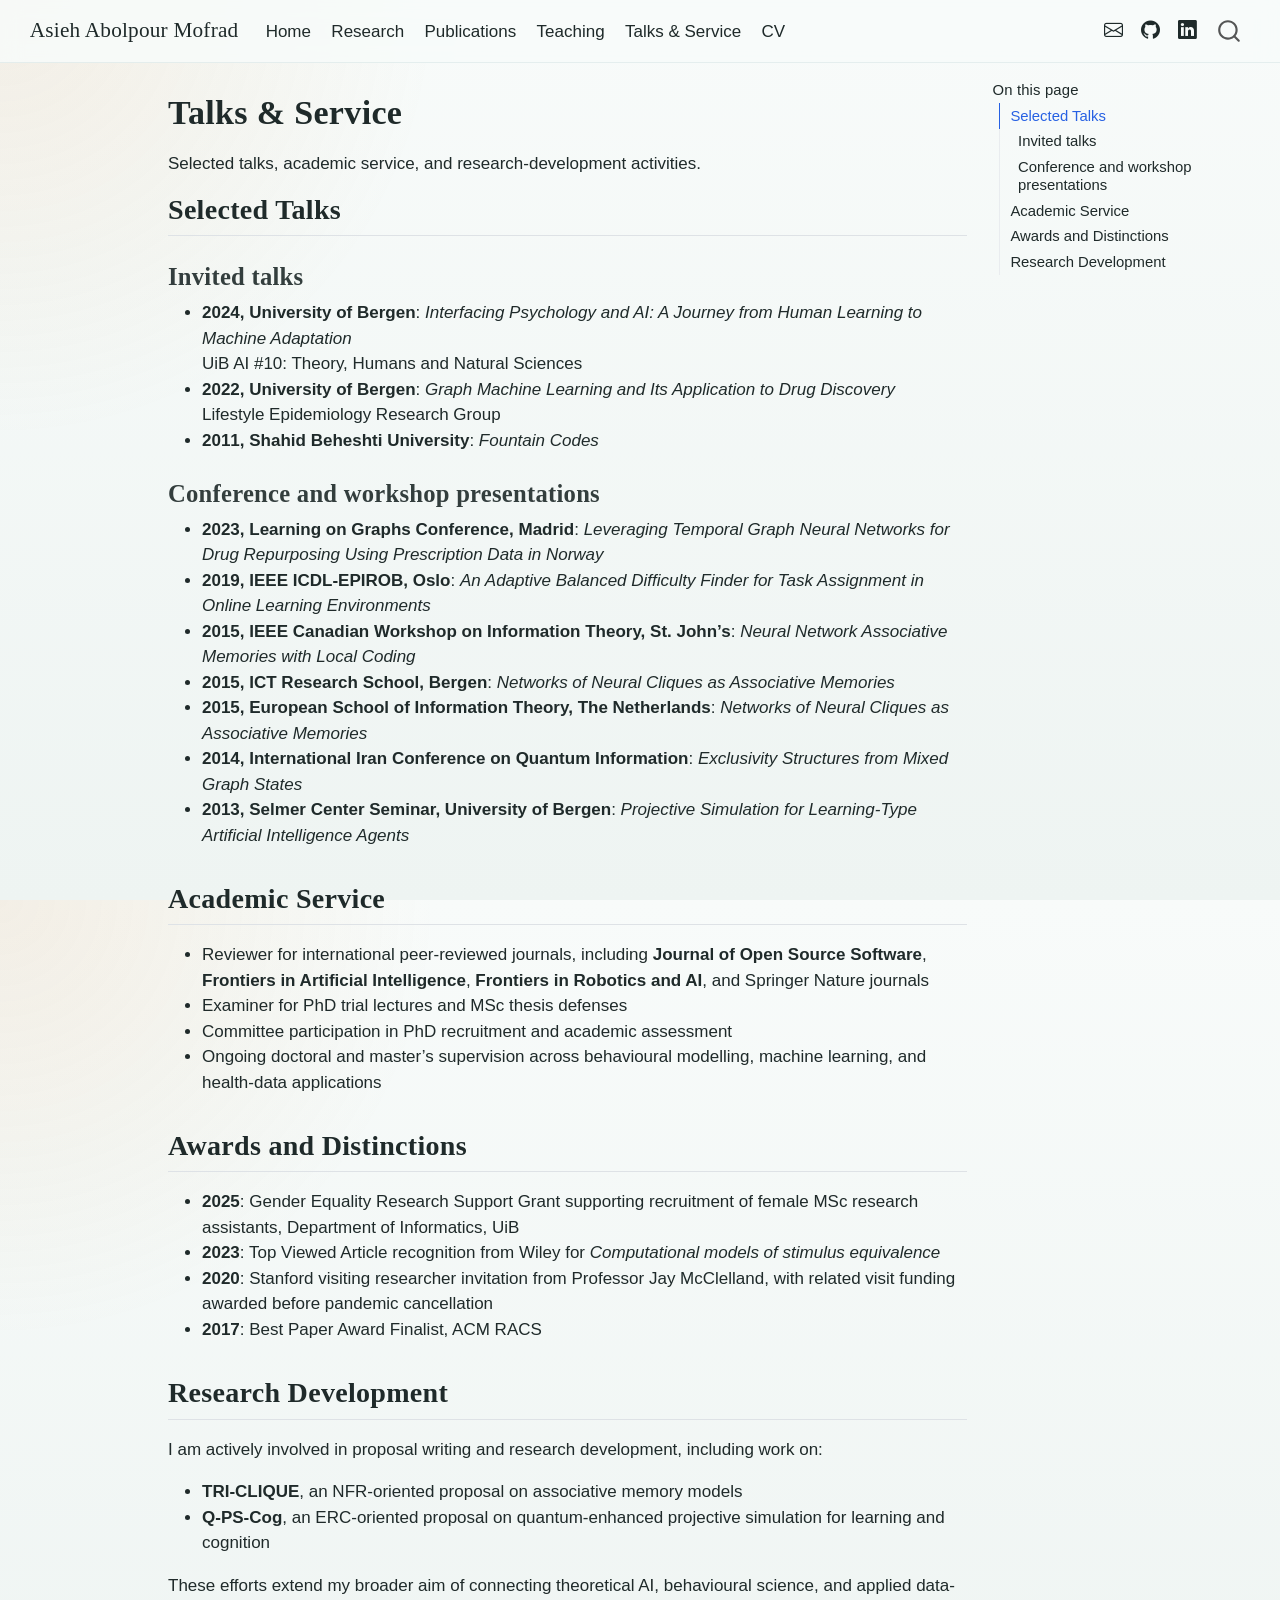
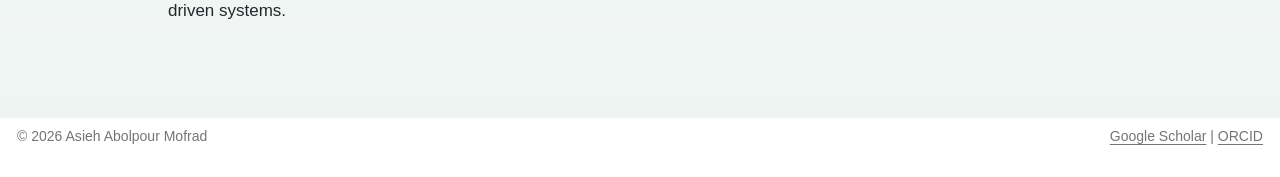
<file: docs/talks.html>
<!DOCTYPE html>
<html xmlns="http://www.w3.org/1999/xhtml" lang="en" xml:lang="en"><head>

<meta charset="utf-8">
<meta name="generator" content="quarto-1.6.42">

<meta name="viewport" content="width=device-width, initial-scale=1.0, user-scalable=yes">


<title>Talks &amp; Service – Asieh Abolpour Mofrad</title>
<style>
code{white-space: pre-wrap;}
span.smallcaps{font-variant: small-caps;}
div.columns{display: flex; gap: min(4vw, 1.5em);}
div.column{flex: auto; overflow-x: auto;}
div.hanging-indent{margin-left: 1.5em; text-indent: -1.5em;}
ul.task-list{list-style: none;}
ul.task-list li input[type="checkbox"] {
  width: 0.8em;
  margin: 0 0.8em 0.2em -1em; /* quarto-specific, see https://github.com/quarto-dev/quarto-cli/issues/4556 */ 
  vertical-align: middle;
}
</style>


<script src="site_libs/quarto-nav/quarto-nav.js"></script>
<script src="site_libs/clipboard/clipboard.min.js"></script>
<script src="site_libs/quarto-search/autocomplete.umd.js"></script>
<script src="site_libs/quarto-search/fuse.min.js"></script>
<script src="site_libs/quarto-search/quarto-search.js"></script>
<meta name="quarto:offset" content="./">
<script src="site_libs/quarto-html/quarto.js"></script>
<script src="site_libs/quarto-html/popper.min.js"></script>
<script src="site_libs/quarto-html/tippy.umd.min.js"></script>
<script src="site_libs/quarto-html/anchor.min.js"></script>
<link href="site_libs/quarto-html/tippy.css" rel="stylesheet">
<link href="site_libs/quarto-html/quarto-syntax-highlighting-2f5df379a58b258e96c21c0638c20c03.css" rel="stylesheet" id="quarto-text-highlighting-styles">
<script src="site_libs/bootstrap/bootstrap.min.js"></script>
<link href="site_libs/bootstrap/bootstrap-icons.css" rel="stylesheet">
<link href="site_libs/bootstrap/bootstrap-6bd9cfa162949bde0a231f530c97869d.min.css" rel="stylesheet" append-hash="true" id="quarto-bootstrap" data-mode="light">
<script id="quarto-search-options" type="application/json">{
  "location": "navbar",
  "copy-button": false,
  "collapse-after": 3,
  "panel-placement": "end",
  "type": "overlay",
  "limit": 50,
  "keyboard-shortcut": [
    "f",
    "/",
    "s"
  ],
  "show-item-context": false,
  "language": {
    "search-no-results-text": "No results",
    "search-matching-documents-text": "matching documents",
    "search-copy-link-title": "Copy link to search",
    "search-hide-matches-text": "Hide additional matches",
    "search-more-match-text": "more match in this document",
    "search-more-matches-text": "more matches in this document",
    "search-clear-button-title": "Clear",
    "search-text-placeholder": "",
    "search-detached-cancel-button-title": "Cancel",
    "search-submit-button-title": "Submit",
    "search-label": "Search"
  }
}</script>
<style>html{ scroll-behavior: smooth; }</style>


<link rel="stylesheet" href="styles.css">
</head>

<body class="nav-fixed">

<div id="quarto-search-results"></div>
  <header id="quarto-header" class="headroom fixed-top">
    <nav class="navbar navbar-expand-lg " data-bs-theme="dark">
      <div class="navbar-container container-fluid">
      <div class="navbar-brand-container mx-auto">
    <a class="navbar-brand" href="./index.html">
    <span class="navbar-title">Asieh Abolpour Mofrad</span>
    </a>
  </div>
            <div id="quarto-search" class="" title="Search"></div>
          <button class="navbar-toggler" type="button" data-bs-toggle="collapse" data-bs-target="#navbarCollapse" aria-controls="navbarCollapse" role="menu" aria-expanded="false" aria-label="Toggle navigation" onclick="if (window.quartoToggleHeadroom) { window.quartoToggleHeadroom(); }">
  <span class="navbar-toggler-icon"></span>
</button>
          <div class="collapse navbar-collapse" id="navbarCollapse">
            <ul class="navbar-nav navbar-nav-scroll me-auto">
  <li class="nav-item">
    <a class="nav-link" href="./index.html"> 
<span class="menu-text">Home</span></a>
  </li>  
  <li class="nav-item">
    <a class="nav-link" href="./projects.html"> 
<span class="menu-text">Research</span></a>
  </li>  
  <li class="nav-item">
    <a class="nav-link" href="./publications.html"> 
<span class="menu-text">Publications</span></a>
  </li>  
  <li class="nav-item">
    <a class="nav-link" href="./teaching.html"> 
<span class="menu-text">Teaching</span></a>
  </li>  
  <li class="nav-item">
    <a class="nav-link active" href="./talks.html" aria-current="page"> 
<span class="menu-text">Talks &amp; Service</span></a>
  </li>  
  <li class="nav-item">
    <a class="nav-link" href="./CV.pdf"> 
<span class="menu-text">CV</span></a>
  </li>  
</ul>
            <ul class="navbar-nav navbar-nav-scroll ms-auto">
  <li class="nav-item compact">
    <a class="nav-link" href="mailto:asieh.mofrad@uib.no"> <i class="bi bi-envelope" role="img" aria-label="Email">
</i> 
<span class="menu-text"></span></a>
  </li>  
  <li class="nav-item compact">
    <a class="nav-link" href="https://github.com/Asieh-A-Mofrad"> <i class="bi bi-github" role="img" aria-label="GitHub">
</i> 
<span class="menu-text"></span></a>
  </li>  
  <li class="nav-item compact">
    <a class="nav-link" href="https://www.linkedin.com/in/asieh-abolpour-mofrad-98ba8174"> <i class="bi bi-linkedin" role="img" aria-label="LinkedIn">
</i> 
<span class="menu-text"></span></a>
  </li>  
</ul>
          </div> <!-- /navcollapse -->
            <div class="quarto-navbar-tools">
</div>
      </div> <!-- /container-fluid -->
    </nav>
</header>
<!-- content -->
<div id="quarto-content" class="quarto-container page-columns page-rows-contents page-layout-article page-navbar">
<!-- sidebar -->
<!-- margin-sidebar -->
    <div id="quarto-margin-sidebar" class="sidebar margin-sidebar">
        <nav id="TOC" role="doc-toc" class="toc-active">
    <h2 id="toc-title">On this page</h2>
   
  <ul>
  <li><a href="#selected-talks" id="toc-selected-talks" class="nav-link active" data-scroll-target="#selected-talks">Selected Talks</a>
  <ul class="collapse">
  <li><a href="#invited-talks" id="toc-invited-talks" class="nav-link" data-scroll-target="#invited-talks">Invited talks</a></li>
  <li><a href="#conference-and-workshop-presentations" id="toc-conference-and-workshop-presentations" class="nav-link" data-scroll-target="#conference-and-workshop-presentations">Conference and workshop presentations</a></li>
  </ul></li>
  <li><a href="#academic-service" id="toc-academic-service" class="nav-link" data-scroll-target="#academic-service">Academic Service</a></li>
  <li><a href="#awards-and-distinctions" id="toc-awards-and-distinctions" class="nav-link" data-scroll-target="#awards-and-distinctions">Awards and Distinctions</a></li>
  <li><a href="#research-development" id="toc-research-development" class="nav-link" data-scroll-target="#research-development">Research Development</a></li>
  </ul>
</nav>
    </div>
<!-- main -->
<main class="content" id="quarto-document-content">

<header id="title-block-header" class="quarto-title-block default">
<div class="quarto-title">
<h1 class="title">Talks &amp; Service</h1>
</div>



<div class="quarto-title-meta">

    
  
    
  </div>
  


</header>


<p>Selected talks, academic service, and research-development activities.</p>
<section id="selected-talks" class="level2">
<h2 class="anchored" data-anchor-id="selected-talks">Selected Talks</h2>
<section id="invited-talks" class="level3">
<h3 class="anchored" data-anchor-id="invited-talks">Invited talks</h3>
<ul>
<li><strong>2024, University of Bergen</strong>: <em>Interfacing Psychology and AI: A Journey from Human Learning to Machine Adaptation</em><br>
UiB AI #10: Theory, Humans and Natural Sciences</li>
<li><strong>2022, University of Bergen</strong>: <em>Graph Machine Learning and Its Application to Drug Discovery</em><br>
Lifestyle Epidemiology Research Group</li>
<li><strong>2011, Shahid Beheshti University</strong>: <em>Fountain Codes</em></li>
</ul>
</section>
<section id="conference-and-workshop-presentations" class="level3">
<h3 class="anchored" data-anchor-id="conference-and-workshop-presentations">Conference and workshop presentations</h3>
<ul>
<li><strong>2023, Learning on Graphs Conference, Madrid</strong>: <em>Leveraging Temporal Graph Neural Networks for Drug Repurposing Using Prescription Data in Norway</em></li>
<li><strong>2019, IEEE ICDL-EPIROB, Oslo</strong>: <em>An Adaptive Balanced Difficulty Finder for Task Assignment in Online Learning Environments</em></li>
<li><strong>2015, IEEE Canadian Workshop on Information Theory, St.&nbsp;John’s</strong>: <em>Neural Network Associative Memories with Local Coding</em></li>
<li><strong>2015, ICT Research School, Bergen</strong>: <em>Networks of Neural Cliques as Associative Memories</em></li>
<li><strong>2015, European School of Information Theory, The Netherlands</strong>: <em>Networks of Neural Cliques as Associative Memories</em></li>
<li><strong>2014, International Iran Conference on Quantum Information</strong>: <em>Exclusivity Structures from Mixed Graph States</em></li>
<li><strong>2013, Selmer Center Seminar, University of Bergen</strong>: <em>Projective Simulation for Learning-Type Artificial Intelligence Agents</em></li>
</ul>
</section>
</section>
<section id="academic-service" class="level2">
<h2 class="anchored" data-anchor-id="academic-service">Academic Service</h2>
<ul>
<li>Reviewer for international peer-reviewed journals, including <strong>Journal of Open Source Software</strong>, <strong>Frontiers in Artificial Intelligence</strong>, <strong>Frontiers in Robotics and AI</strong>, and Springer Nature journals</li>
<li>Examiner for PhD trial lectures and MSc thesis defenses</li>
<li>Committee participation in PhD recruitment and academic assessment</li>
<li>Ongoing doctoral and master’s supervision across behavioural modelling, machine learning, and health-data applications</li>
</ul>
</section>
<section id="awards-and-distinctions" class="level2">
<h2 class="anchored" data-anchor-id="awards-and-distinctions">Awards and Distinctions</h2>
<ul>
<li><strong>2025</strong>: Gender Equality Research Support Grant supporting recruitment of female MSc research assistants, Department of Informatics, UiB</li>
<li><strong>2023</strong>: Top Viewed Article recognition from Wiley for <em>Computational models of stimulus equivalence</em></li>
<li><strong>2020</strong>: Stanford visiting researcher invitation from Professor Jay McClelland, with related visit funding awarded before pandemic cancellation</li>
<li><strong>2017</strong>: Best Paper Award Finalist, ACM RACS</li>
</ul>
</section>
<section id="research-development" class="level2">
<h2 class="anchored" data-anchor-id="research-development">Research Development</h2>
<p>I am actively involved in proposal writing and research development, including work on:</p>
<ul>
<li><strong>TRI-CLIQUE</strong>, an NFR-oriented proposal on associative memory models</li>
<li><strong>Q-PS-Cog</strong>, an ERC-oriented proposal on quantum-enhanced projective simulation for learning and cognition</li>
</ul>
<p>These efforts extend my broader aim of connecting theoretical AI, behavioural science, and applied data-driven systems.</p>


</section>

</main> <!-- /main -->
<script id="quarto-html-after-body" type="application/javascript">
window.document.addEventListener("DOMContentLoaded", function (event) {
  const toggleBodyColorMode = (bsSheetEl) => {
    const mode = bsSheetEl.getAttribute("data-mode");
    const bodyEl = window.document.querySelector("body");
    if (mode === "dark") {
      bodyEl.classList.add("quarto-dark");
      bodyEl.classList.remove("quarto-light");
    } else {
      bodyEl.classList.add("quarto-light");
      bodyEl.classList.remove("quarto-dark");
    }
  }
  const toggleBodyColorPrimary = () => {
    const bsSheetEl = window.document.querySelector("link#quarto-bootstrap");
    if (bsSheetEl) {
      toggleBodyColorMode(bsSheetEl);
    }
  }
  toggleBodyColorPrimary();  
  const icon = "";
  const anchorJS = new window.AnchorJS();
  anchorJS.options = {
    placement: 'right',
    icon: icon
  };
  anchorJS.add('.anchored');
  const isCodeAnnotation = (el) => {
    for (const clz of el.classList) {
      if (clz.startsWith('code-annotation-')) {                     
        return true;
      }
    }
    return false;
  }
  const onCopySuccess = function(e) {
    // button target
    const button = e.trigger;
    // don't keep focus
    button.blur();
    // flash "checked"
    button.classList.add('code-copy-button-checked');
    var currentTitle = button.getAttribute("title");
    button.setAttribute("title", "Copied!");
    let tooltip;
    if (window.bootstrap) {
      button.setAttribute("data-bs-toggle", "tooltip");
      button.setAttribute("data-bs-placement", "left");
      button.setAttribute("data-bs-title", "Copied!");
      tooltip = new bootstrap.Tooltip(button, 
        { trigger: "manual", 
          customClass: "code-copy-button-tooltip",
          offset: [0, -8]});
      tooltip.show();    
    }
    setTimeout(function() {
      if (tooltip) {
        tooltip.hide();
        button.removeAttribute("data-bs-title");
        button.removeAttribute("data-bs-toggle");
        button.removeAttribute("data-bs-placement");
      }
      button.setAttribute("title", currentTitle);
      button.classList.remove('code-copy-button-checked');
    }, 1000);
    // clear code selection
    e.clearSelection();
  }
  const getTextToCopy = function(trigger) {
      const codeEl = trigger.previousElementSibling.cloneNode(true);
      for (const childEl of codeEl.children) {
        if (isCodeAnnotation(childEl)) {
          childEl.remove();
        }
      }
      return codeEl.innerText;
  }
  const clipboard = new window.ClipboardJS('.code-copy-button:not([data-in-quarto-modal])', {
    text: getTextToCopy
  });
  clipboard.on('success', onCopySuccess);
  if (window.document.getElementById('quarto-embedded-source-code-modal')) {
    const clipboardModal = new window.ClipboardJS('.code-copy-button[data-in-quarto-modal]', {
      text: getTextToCopy,
      container: window.document.getElementById('quarto-embedded-source-code-modal')
    });
    clipboardModal.on('success', onCopySuccess);
  }
    var localhostRegex = new RegExp(/^(?:http|https):\/\/localhost\:?[0-9]*\//);
    var mailtoRegex = new RegExp(/^mailto:/);
      var filterRegex = new RegExp('/' + window.location.host + '/');
    var isInternal = (href) => {
        return filterRegex.test(href) || localhostRegex.test(href) || mailtoRegex.test(href);
    }
    // Inspect non-navigation links and adorn them if external
 	var links = window.document.querySelectorAll('a[href]:not(.nav-link):not(.navbar-brand):not(.toc-action):not(.sidebar-link):not(.sidebar-item-toggle):not(.pagination-link):not(.no-external):not([aria-hidden]):not(.dropdown-item):not(.quarto-navigation-tool):not(.about-link)');
    for (var i=0; i<links.length; i++) {
      const link = links[i];
      if (!isInternal(link.href)) {
        // undo the damage that might have been done by quarto-nav.js in the case of
        // links that we want to consider external
        if (link.dataset.originalHref !== undefined) {
          link.href = link.dataset.originalHref;
        }
      }
    }
  function tippyHover(el, contentFn, onTriggerFn, onUntriggerFn) {
    const config = {
      allowHTML: true,
      maxWidth: 500,
      delay: 100,
      arrow: false,
      appendTo: function(el) {
          return el.parentElement;
      },
      interactive: true,
      interactiveBorder: 10,
      theme: 'quarto',
      placement: 'bottom-start',
    };
    if (contentFn) {
      config.content = contentFn;
    }
    if (onTriggerFn) {
      config.onTrigger = onTriggerFn;
    }
    if (onUntriggerFn) {
      config.onUntrigger = onUntriggerFn;
    }
    window.tippy(el, config); 
  }
  const noterefs = window.document.querySelectorAll('a[role="doc-noteref"]');
  for (var i=0; i<noterefs.length; i++) {
    const ref = noterefs[i];
    tippyHover(ref, function() {
      // use id or data attribute instead here
      let href = ref.getAttribute('data-footnote-href') || ref.getAttribute('href');
      try { href = new URL(href).hash; } catch {}
      const id = href.replace(/^#\/?/, "");
      const note = window.document.getElementById(id);
      if (note) {
        return note.innerHTML;
      } else {
        return "";
      }
    });
  }
  const xrefs = window.document.querySelectorAll('a.quarto-xref');
  const processXRef = (id, note) => {
    // Strip column container classes
    const stripColumnClz = (el) => {
      el.classList.remove("page-full", "page-columns");
      if (el.children) {
        for (const child of el.children) {
          stripColumnClz(child);
        }
      }
    }
    stripColumnClz(note)
    if (id === null || id.startsWith('sec-')) {
      // Special case sections, only their first couple elements
      const container = document.createElement("div");
      if (note.children && note.children.length > 2) {
        container.appendChild(note.children[0].cloneNode(true));
        for (let i = 1; i < note.children.length; i++) {
          const child = note.children[i];
          if (child.tagName === "P" && child.innerText === "") {
            continue;
          } else {
            container.appendChild(child.cloneNode(true));
            break;
          }
        }
        if (window.Quarto?.typesetMath) {
          window.Quarto.typesetMath(container);
        }
        return container.innerHTML
      } else {
        if (window.Quarto?.typesetMath) {
          window.Quarto.typesetMath(note);
        }
        return note.innerHTML;
      }
    } else {
      // Remove any anchor links if they are present
      const anchorLink = note.querySelector('a.anchorjs-link');
      if (anchorLink) {
        anchorLink.remove();
      }
      if (window.Quarto?.typesetMath) {
        window.Quarto.typesetMath(note);
      }
      if (note.classList.contains("callout")) {
        return note.outerHTML;
      } else {
        return note.innerHTML;
      }
    }
  }
  for (var i=0; i<xrefs.length; i++) {
    const xref = xrefs[i];
    tippyHover(xref, undefined, function(instance) {
      instance.disable();
      let url = xref.getAttribute('href');
      let hash = undefined; 
      if (url.startsWith('#')) {
        hash = url;
      } else {
        try { hash = new URL(url).hash; } catch {}
      }
      if (hash) {
        const id = hash.replace(/^#\/?/, "");
        const note = window.document.getElementById(id);
        if (note !== null) {
          try {
            const html = processXRef(id, note.cloneNode(true));
            instance.setContent(html);
          } finally {
            instance.enable();
            instance.show();
          }
        } else {
          // See if we can fetch this
          fetch(url.split('#')[0])
          .then(res => res.text())
          .then(html => {
            const parser = new DOMParser();
            const htmlDoc = parser.parseFromString(html, "text/html");
            const note = htmlDoc.getElementById(id);
            if (note !== null) {
              const html = processXRef(id, note);
              instance.setContent(html);
            } 
          }).finally(() => {
            instance.enable();
            instance.show();
          });
        }
      } else {
        // See if we can fetch a full url (with no hash to target)
        // This is a special case and we should probably do some content thinning / targeting
        fetch(url)
        .then(res => res.text())
        .then(html => {
          const parser = new DOMParser();
          const htmlDoc = parser.parseFromString(html, "text/html");
          const note = htmlDoc.querySelector('main.content');
          if (note !== null) {
            // This should only happen for chapter cross references
            // (since there is no id in the URL)
            // remove the first header
            if (note.children.length > 0 && note.children[0].tagName === "HEADER") {
              note.children[0].remove();
            }
            const html = processXRef(null, note);
            instance.setContent(html);
          } 
        }).finally(() => {
          instance.enable();
          instance.show();
        });
      }
    }, function(instance) {
    });
  }
      let selectedAnnoteEl;
      const selectorForAnnotation = ( cell, annotation) => {
        let cellAttr = 'data-code-cell="' + cell + '"';
        let lineAttr = 'data-code-annotation="' +  annotation + '"';
        const selector = 'span[' + cellAttr + '][' + lineAttr + ']';
        return selector;
      }
      const selectCodeLines = (annoteEl) => {
        const doc = window.document;
        const targetCell = annoteEl.getAttribute("data-target-cell");
        const targetAnnotation = annoteEl.getAttribute("data-target-annotation");
        const annoteSpan = window.document.querySelector(selectorForAnnotation(targetCell, targetAnnotation));
        const lines = annoteSpan.getAttribute("data-code-lines").split(",");
        const lineIds = lines.map((line) => {
          return targetCell + "-" + line;
        })
        let top = null;
        let height = null;
        let parent = null;
        if (lineIds.length > 0) {
            //compute the position of the single el (top and bottom and make a div)
            const el = window.document.getElementById(lineIds[0]);
            top = el.offsetTop;
            height = el.offsetHeight;
            parent = el.parentElement.parentElement;
          if (lineIds.length > 1) {
            const lastEl = window.document.getElementById(lineIds[lineIds.length - 1]);
            const bottom = lastEl.offsetTop + lastEl.offsetHeight;
            height = bottom - top;
          }
          if (top !== null && height !== null && parent !== null) {
            // cook up a div (if necessary) and position it 
            let div = window.document.getElementById("code-annotation-line-highlight");
            if (div === null) {
              div = window.document.createElement("div");
              div.setAttribute("id", "code-annotation-line-highlight");
              div.style.position = 'absolute';
              parent.appendChild(div);
            }
            div.style.top = top - 2 + "px";
            div.style.height = height + 4 + "px";
            div.style.left = 0;
            let gutterDiv = window.document.getElementById("code-annotation-line-highlight-gutter");
            if (gutterDiv === null) {
              gutterDiv = window.document.createElement("div");
              gutterDiv.setAttribute("id", "code-annotation-line-highlight-gutter");
              gutterDiv.style.position = 'absolute';
              const codeCell = window.document.getElementById(targetCell);
              const gutter = codeCell.querySelector('.code-annotation-gutter');
              gutter.appendChild(gutterDiv);
            }
            gutterDiv.style.top = top - 2 + "px";
            gutterDiv.style.height = height + 4 + "px";
          }
          selectedAnnoteEl = annoteEl;
        }
      };
      const unselectCodeLines = () => {
        const elementsIds = ["code-annotation-line-highlight", "code-annotation-line-highlight-gutter"];
        elementsIds.forEach((elId) => {
          const div = window.document.getElementById(elId);
          if (div) {
            div.remove();
          }
        });
        selectedAnnoteEl = undefined;
      };
        // Handle positioning of the toggle
    window.addEventListener(
      "resize",
      throttle(() => {
        elRect = undefined;
        if (selectedAnnoteEl) {
          selectCodeLines(selectedAnnoteEl);
        }
      }, 10)
    );
    function throttle(fn, ms) {
    let throttle = false;
    let timer;
      return (...args) => {
        if(!throttle) { // first call gets through
            fn.apply(this, args);
            throttle = true;
        } else { // all the others get throttled
            if(timer) clearTimeout(timer); // cancel #2
            timer = setTimeout(() => {
              fn.apply(this, args);
              timer = throttle = false;
            }, ms);
        }
      };
    }
      // Attach click handler to the DT
      const annoteDls = window.document.querySelectorAll('dt[data-target-cell]');
      for (const annoteDlNode of annoteDls) {
        annoteDlNode.addEventListener('click', (event) => {
          const clickedEl = event.target;
          if (clickedEl !== selectedAnnoteEl) {
            unselectCodeLines();
            const activeEl = window.document.querySelector('dt[data-target-cell].code-annotation-active');
            if (activeEl) {
              activeEl.classList.remove('code-annotation-active');
            }
            selectCodeLines(clickedEl);
            clickedEl.classList.add('code-annotation-active');
          } else {
            // Unselect the line
            unselectCodeLines();
            clickedEl.classList.remove('code-annotation-active');
          }
        });
      }
  const findCites = (el) => {
    const parentEl = el.parentElement;
    if (parentEl) {
      const cites = parentEl.dataset.cites;
      if (cites) {
        return {
          el,
          cites: cites.split(' ')
        };
      } else {
        return findCites(el.parentElement)
      }
    } else {
      return undefined;
    }
  };
  var bibliorefs = window.document.querySelectorAll('a[role="doc-biblioref"]');
  for (var i=0; i<bibliorefs.length; i++) {
    const ref = bibliorefs[i];
    const citeInfo = findCites(ref);
    if (citeInfo) {
      tippyHover(citeInfo.el, function() {
        var popup = window.document.createElement('div');
        citeInfo.cites.forEach(function(cite) {
          var citeDiv = window.document.createElement('div');
          citeDiv.classList.add('hanging-indent');
          citeDiv.classList.add('csl-entry');
          var biblioDiv = window.document.getElementById('ref-' + cite);
          if (biblioDiv) {
            citeDiv.innerHTML = biblioDiv.innerHTML;
          }
          popup.appendChild(citeDiv);
        });
        return popup.innerHTML;
      });
    }
  }
});
</script>
</div> <!-- /content -->
<footer class="footer">
  <div class="nav-footer">
    <div class="nav-footer-left">
<p>© 2026 Asieh Abolpour Mofrad</p>
</div>   
    <div class="nav-footer-center">
      &nbsp;
    </div>
    <div class="nav-footer-right">
<p><a href="https://scholar.google.co.uk/citations?user=jusB1uwAAAAJ">Google Scholar</a> | <a href="https://orcid.org/0000-0002-2148-3756">ORCID</a></p>
</div>
  </div>
</footer>




<script src="site_libs/quarto-html/zenscroll-min.js"></script>
</body></html>
</file>
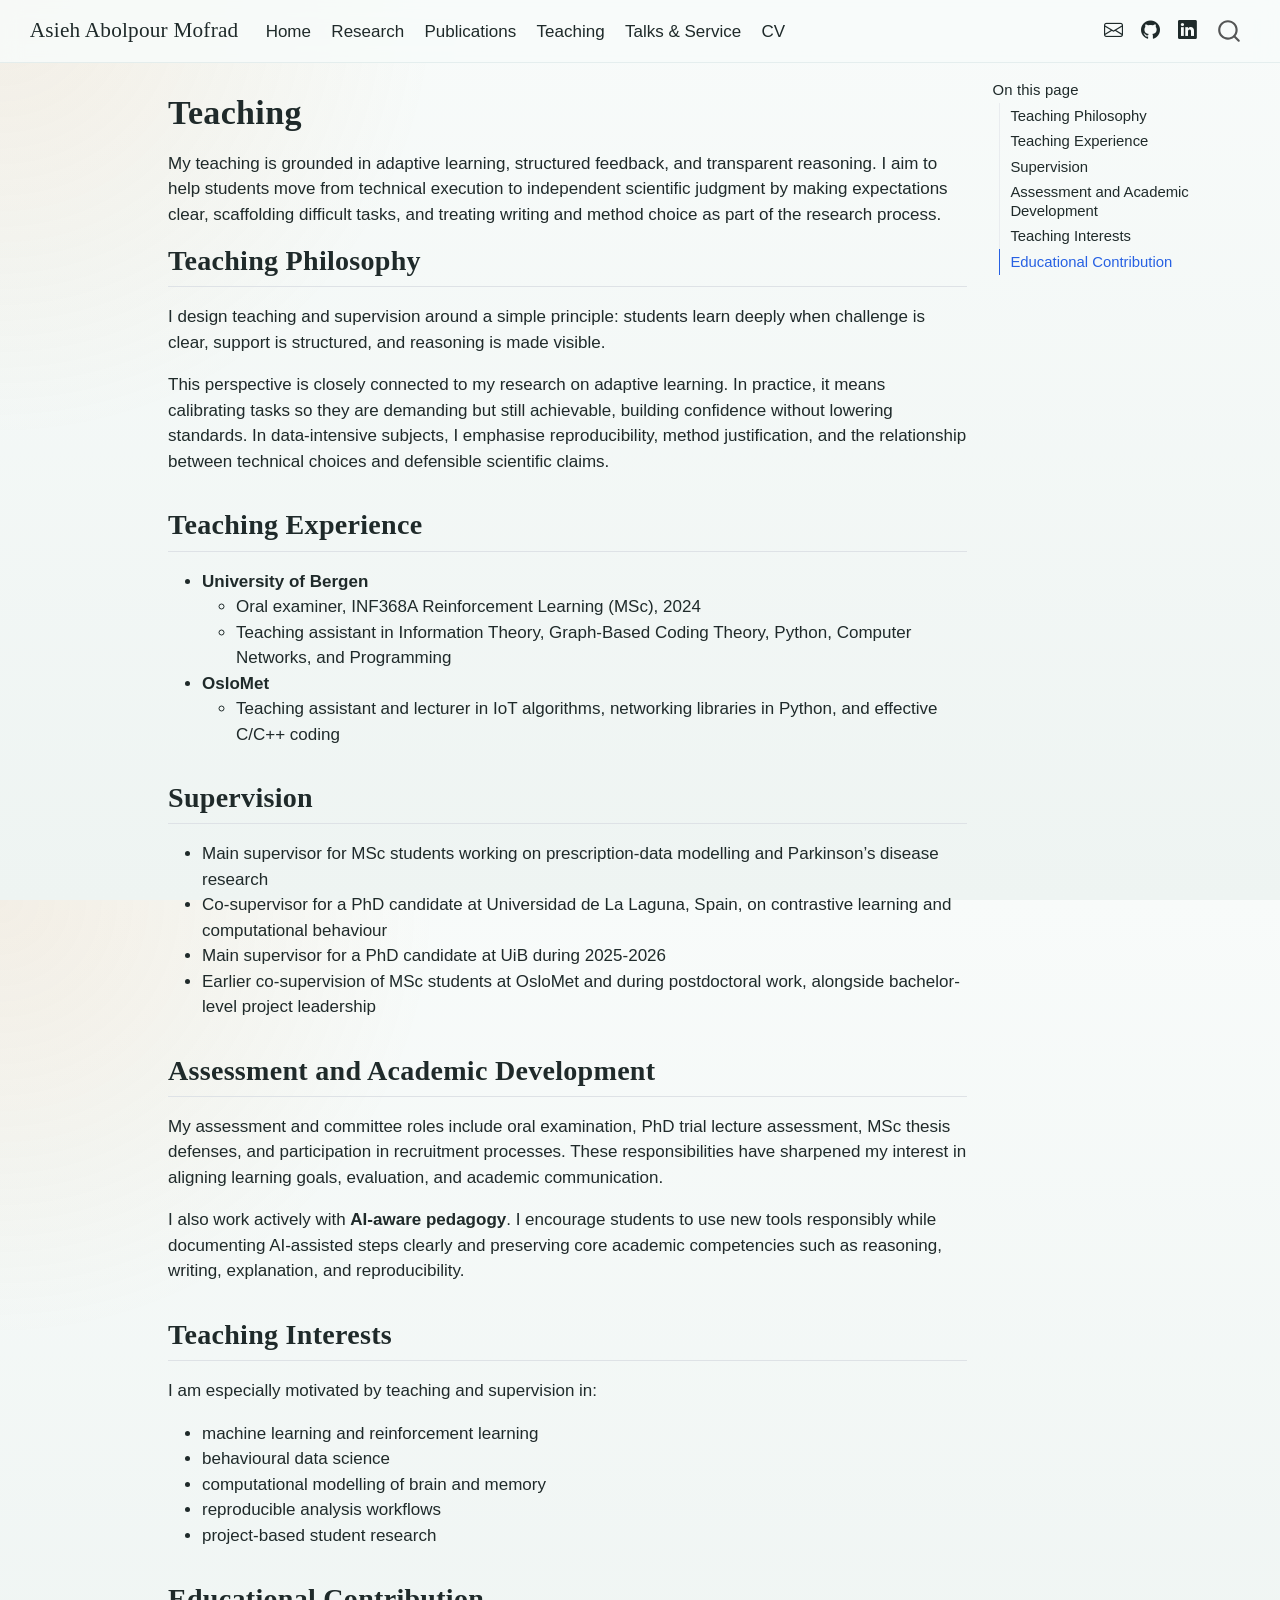
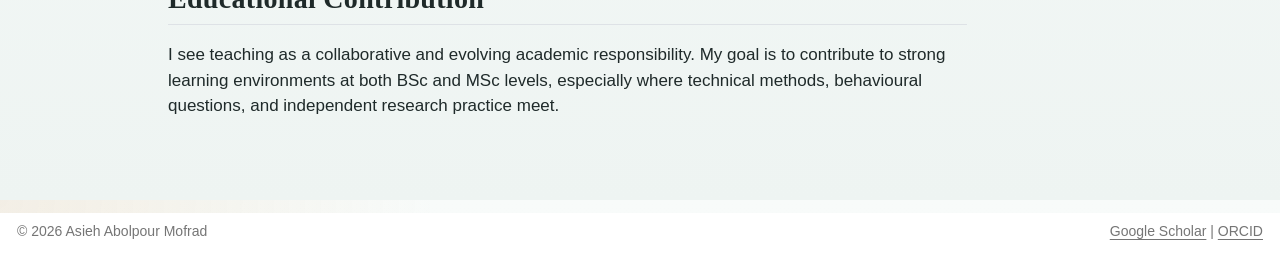
<file: docs/teaching.html>
<!DOCTYPE html>
<html xmlns="http://www.w3.org/1999/xhtml" lang="en" xml:lang="en"><head>

<meta charset="utf-8">
<meta name="generator" content="quarto-1.6.42">

<meta name="viewport" content="width=device-width, initial-scale=1.0, user-scalable=yes">


<title>Teaching – Asieh Abolpour Mofrad</title>
<style>
code{white-space: pre-wrap;}
span.smallcaps{font-variant: small-caps;}
div.columns{display: flex; gap: min(4vw, 1.5em);}
div.column{flex: auto; overflow-x: auto;}
div.hanging-indent{margin-left: 1.5em; text-indent: -1.5em;}
ul.task-list{list-style: none;}
ul.task-list li input[type="checkbox"] {
  width: 0.8em;
  margin: 0 0.8em 0.2em -1em; /* quarto-specific, see https://github.com/quarto-dev/quarto-cli/issues/4556 */ 
  vertical-align: middle;
}
</style>


<script src="site_libs/quarto-nav/quarto-nav.js"></script>
<script src="site_libs/clipboard/clipboard.min.js"></script>
<script src="site_libs/quarto-search/autocomplete.umd.js"></script>
<script src="site_libs/quarto-search/fuse.min.js"></script>
<script src="site_libs/quarto-search/quarto-search.js"></script>
<meta name="quarto:offset" content="./">
<script src="site_libs/quarto-html/quarto.js"></script>
<script src="site_libs/quarto-html/popper.min.js"></script>
<script src="site_libs/quarto-html/tippy.umd.min.js"></script>
<script src="site_libs/quarto-html/anchor.min.js"></script>
<link href="site_libs/quarto-html/tippy.css" rel="stylesheet">
<link href="site_libs/quarto-html/quarto-syntax-highlighting-2f5df379a58b258e96c21c0638c20c03.css" rel="stylesheet" id="quarto-text-highlighting-styles">
<script src="site_libs/bootstrap/bootstrap.min.js"></script>
<link href="site_libs/bootstrap/bootstrap-icons.css" rel="stylesheet">
<link href="site_libs/bootstrap/bootstrap-6bd9cfa162949bde0a231f530c97869d.min.css" rel="stylesheet" append-hash="true" id="quarto-bootstrap" data-mode="light">
<script id="quarto-search-options" type="application/json">{
  "location": "navbar",
  "copy-button": false,
  "collapse-after": 3,
  "panel-placement": "end",
  "type": "overlay",
  "limit": 50,
  "keyboard-shortcut": [
    "f",
    "/",
    "s"
  ],
  "show-item-context": false,
  "language": {
    "search-no-results-text": "No results",
    "search-matching-documents-text": "matching documents",
    "search-copy-link-title": "Copy link to search",
    "search-hide-matches-text": "Hide additional matches",
    "search-more-match-text": "more match in this document",
    "search-more-matches-text": "more matches in this document",
    "search-clear-button-title": "Clear",
    "search-text-placeholder": "",
    "search-detached-cancel-button-title": "Cancel",
    "search-submit-button-title": "Submit",
    "search-label": "Search"
  }
}</script>
<style>html{ scroll-behavior: smooth; }</style>


<link rel="stylesheet" href="styles.css">
</head>

<body class="nav-fixed">

<div id="quarto-search-results"></div>
  <header id="quarto-header" class="headroom fixed-top">
    <nav class="navbar navbar-expand-lg " data-bs-theme="dark">
      <div class="navbar-container container-fluid">
      <div class="navbar-brand-container mx-auto">
    <a class="navbar-brand" href="./index.html">
    <span class="navbar-title">Asieh Abolpour Mofrad</span>
    </a>
  </div>
            <div id="quarto-search" class="" title="Search"></div>
          <button class="navbar-toggler" type="button" data-bs-toggle="collapse" data-bs-target="#navbarCollapse" aria-controls="navbarCollapse" role="menu" aria-expanded="false" aria-label="Toggle navigation" onclick="if (window.quartoToggleHeadroom) { window.quartoToggleHeadroom(); }">
  <span class="navbar-toggler-icon"></span>
</button>
          <div class="collapse navbar-collapse" id="navbarCollapse">
            <ul class="navbar-nav navbar-nav-scroll me-auto">
  <li class="nav-item">
    <a class="nav-link" href="./index.html"> 
<span class="menu-text">Home</span></a>
  </li>  
  <li class="nav-item">
    <a class="nav-link" href="./projects.html"> 
<span class="menu-text">Research</span></a>
  </li>  
  <li class="nav-item">
    <a class="nav-link" href="./publications.html"> 
<span class="menu-text">Publications</span></a>
  </li>  
  <li class="nav-item">
    <a class="nav-link active" href="./teaching.html" aria-current="page"> 
<span class="menu-text">Teaching</span></a>
  </li>  
  <li class="nav-item">
    <a class="nav-link" href="./talks.html"> 
<span class="menu-text">Talks &amp; Service</span></a>
  </li>  
  <li class="nav-item">
    <a class="nav-link" href="./CV.pdf"> 
<span class="menu-text">CV</span></a>
  </li>  
</ul>
            <ul class="navbar-nav navbar-nav-scroll ms-auto">
  <li class="nav-item compact">
    <a class="nav-link" href="mailto:asieh.mofrad@uib.no"> <i class="bi bi-envelope" role="img" aria-label="Email">
</i> 
<span class="menu-text"></span></a>
  </li>  
  <li class="nav-item compact">
    <a class="nav-link" href="https://github.com/Asieh-A-Mofrad"> <i class="bi bi-github" role="img" aria-label="GitHub">
</i> 
<span class="menu-text"></span></a>
  </li>  
  <li class="nav-item compact">
    <a class="nav-link" href="https://www.linkedin.com/in/asieh-abolpour-mofrad-98ba8174"> <i class="bi bi-linkedin" role="img" aria-label="LinkedIn">
</i> 
<span class="menu-text"></span></a>
  </li>  
</ul>
          </div> <!-- /navcollapse -->
            <div class="quarto-navbar-tools">
</div>
      </div> <!-- /container-fluid -->
    </nav>
</header>
<!-- content -->
<div id="quarto-content" class="quarto-container page-columns page-rows-contents page-layout-article page-navbar">
<!-- sidebar -->
<!-- margin-sidebar -->
    <div id="quarto-margin-sidebar" class="sidebar margin-sidebar">
        <nav id="TOC" role="doc-toc" class="toc-active">
    <h2 id="toc-title">On this page</h2>
   
  <ul>
  <li><a href="#teaching-philosophy" id="toc-teaching-philosophy" class="nav-link active" data-scroll-target="#teaching-philosophy">Teaching Philosophy</a></li>
  <li><a href="#teaching-experience" id="toc-teaching-experience" class="nav-link" data-scroll-target="#teaching-experience">Teaching Experience</a></li>
  <li><a href="#supervision" id="toc-supervision" class="nav-link" data-scroll-target="#supervision">Supervision</a></li>
  <li><a href="#assessment-and-academic-development" id="toc-assessment-and-academic-development" class="nav-link" data-scroll-target="#assessment-and-academic-development">Assessment and Academic Development</a></li>
  <li><a href="#teaching-interests" id="toc-teaching-interests" class="nav-link" data-scroll-target="#teaching-interests">Teaching Interests</a></li>
  <li><a href="#educational-contribution" id="toc-educational-contribution" class="nav-link" data-scroll-target="#educational-contribution">Educational Contribution</a></li>
  </ul>
</nav>
    </div>
<!-- main -->
<main class="content" id="quarto-document-content">

<header id="title-block-header" class="quarto-title-block default">
<div class="quarto-title">
<h1 class="title">Teaching</h1>
</div>



<div class="quarto-title-meta">

    
  
    
  </div>
  


</header>


<p>My teaching is grounded in adaptive learning, structured feedback, and transparent reasoning. I aim to help students move from technical execution to independent scientific judgment by making expectations clear, scaffolding difficult tasks, and treating writing and method choice as part of the research process.</p>
<section id="teaching-philosophy" class="level2">
<h2 class="anchored" data-anchor-id="teaching-philosophy">Teaching Philosophy</h2>
<p>I design teaching and supervision around a simple principle: students learn deeply when challenge is clear, support is structured, and reasoning is made visible.</p>
<p>This perspective is closely connected to my research on adaptive learning. In practice, it means calibrating tasks so they are demanding but still achievable, building confidence without lowering standards. In data-intensive subjects, I emphasise reproducibility, method justification, and the relationship between technical choices and defensible scientific claims.</p>
</section>
<section id="teaching-experience" class="level2">
<h2 class="anchored" data-anchor-id="teaching-experience">Teaching Experience</h2>
<ul>
<li><strong>University of Bergen</strong>
<ul>
<li>Oral examiner, INF368A Reinforcement Learning (MSc), 2024</li>
<li>Teaching assistant in Information Theory, Graph-Based Coding Theory, Python, Computer Networks, and Programming</li>
</ul></li>
<li><strong>OsloMet</strong>
<ul>
<li>Teaching assistant and lecturer in IoT algorithms, networking libraries in Python, and effective C/C++ coding</li>
</ul></li>
</ul>
</section>
<section id="supervision" class="level2">
<h2 class="anchored" data-anchor-id="supervision">Supervision</h2>
<ul>
<li>Main supervisor for MSc students working on prescription-data modelling and Parkinson’s disease research</li>
<li>Co-supervisor for a PhD candidate at Universidad de La Laguna, Spain, on contrastive learning and computational behaviour</li>
<li>Main supervisor for a PhD candidate at UiB during 2025-2026</li>
<li>Earlier co-supervision of MSc students at OsloMet and during postdoctoral work, alongside bachelor-level project leadership</li>
</ul>
</section>
<section id="assessment-and-academic-development" class="level2">
<h2 class="anchored" data-anchor-id="assessment-and-academic-development">Assessment and Academic Development</h2>
<p>My assessment and committee roles include oral examination, PhD trial lecture assessment, MSc thesis defenses, and participation in recruitment processes. These responsibilities have sharpened my interest in aligning learning goals, evaluation, and academic communication.</p>
<p>I also work actively with <strong>AI-aware pedagogy</strong>. I encourage students to use new tools responsibly while documenting AI-assisted steps clearly and preserving core academic competencies such as reasoning, writing, explanation, and reproducibility.</p>
</section>
<section id="teaching-interests" class="level2">
<h2 class="anchored" data-anchor-id="teaching-interests">Teaching Interests</h2>
<p>I am especially motivated by teaching and supervision in:</p>
<ul>
<li>machine learning and reinforcement learning</li>
<li>behavioural data science</li>
<li>computational modelling of brain and memory</li>
<li>reproducible analysis workflows</li>
<li>project-based student research</li>
</ul>
</section>
<section id="educational-contribution" class="level2">
<h2 class="anchored" data-anchor-id="educational-contribution">Educational Contribution</h2>
<p>I see teaching as a collaborative and evolving academic responsibility. My goal is to contribute to strong learning environments at both BSc and MSc levels, especially where technical methods, behavioural questions, and independent research practice meet.</p>


</section>

</main> <!-- /main -->
<script id="quarto-html-after-body" type="application/javascript">
window.document.addEventListener("DOMContentLoaded", function (event) {
  const toggleBodyColorMode = (bsSheetEl) => {
    const mode = bsSheetEl.getAttribute("data-mode");
    const bodyEl = window.document.querySelector("body");
    if (mode === "dark") {
      bodyEl.classList.add("quarto-dark");
      bodyEl.classList.remove("quarto-light");
    } else {
      bodyEl.classList.add("quarto-light");
      bodyEl.classList.remove("quarto-dark");
    }
  }
  const toggleBodyColorPrimary = () => {
    const bsSheetEl = window.document.querySelector("link#quarto-bootstrap");
    if (bsSheetEl) {
      toggleBodyColorMode(bsSheetEl);
    }
  }
  toggleBodyColorPrimary();  
  const icon = "";
  const anchorJS = new window.AnchorJS();
  anchorJS.options = {
    placement: 'right',
    icon: icon
  };
  anchorJS.add('.anchored');
  const isCodeAnnotation = (el) => {
    for (const clz of el.classList) {
      if (clz.startsWith('code-annotation-')) {                     
        return true;
      }
    }
    return false;
  }
  const onCopySuccess = function(e) {
    // button target
    const button = e.trigger;
    // don't keep focus
    button.blur();
    // flash "checked"
    button.classList.add('code-copy-button-checked');
    var currentTitle = button.getAttribute("title");
    button.setAttribute("title", "Copied!");
    let tooltip;
    if (window.bootstrap) {
      button.setAttribute("data-bs-toggle", "tooltip");
      button.setAttribute("data-bs-placement", "left");
      button.setAttribute("data-bs-title", "Copied!");
      tooltip = new bootstrap.Tooltip(button, 
        { trigger: "manual", 
          customClass: "code-copy-button-tooltip",
          offset: [0, -8]});
      tooltip.show();    
    }
    setTimeout(function() {
      if (tooltip) {
        tooltip.hide();
        button.removeAttribute("data-bs-title");
        button.removeAttribute("data-bs-toggle");
        button.removeAttribute("data-bs-placement");
      }
      button.setAttribute("title", currentTitle);
      button.classList.remove('code-copy-button-checked');
    }, 1000);
    // clear code selection
    e.clearSelection();
  }
  const getTextToCopy = function(trigger) {
      const codeEl = trigger.previousElementSibling.cloneNode(true);
      for (const childEl of codeEl.children) {
        if (isCodeAnnotation(childEl)) {
          childEl.remove();
        }
      }
      return codeEl.innerText;
  }
  const clipboard = new window.ClipboardJS('.code-copy-button:not([data-in-quarto-modal])', {
    text: getTextToCopy
  });
  clipboard.on('success', onCopySuccess);
  if (window.document.getElementById('quarto-embedded-source-code-modal')) {
    const clipboardModal = new window.ClipboardJS('.code-copy-button[data-in-quarto-modal]', {
      text: getTextToCopy,
      container: window.document.getElementById('quarto-embedded-source-code-modal')
    });
    clipboardModal.on('success', onCopySuccess);
  }
    var localhostRegex = new RegExp(/^(?:http|https):\/\/localhost\:?[0-9]*\//);
    var mailtoRegex = new RegExp(/^mailto:/);
      var filterRegex = new RegExp('/' + window.location.host + '/');
    var isInternal = (href) => {
        return filterRegex.test(href) || localhostRegex.test(href) || mailtoRegex.test(href);
    }
    // Inspect non-navigation links and adorn them if external
 	var links = window.document.querySelectorAll('a[href]:not(.nav-link):not(.navbar-brand):not(.toc-action):not(.sidebar-link):not(.sidebar-item-toggle):not(.pagination-link):not(.no-external):not([aria-hidden]):not(.dropdown-item):not(.quarto-navigation-tool):not(.about-link)');
    for (var i=0; i<links.length; i++) {
      const link = links[i];
      if (!isInternal(link.href)) {
        // undo the damage that might have been done by quarto-nav.js in the case of
        // links that we want to consider external
        if (link.dataset.originalHref !== undefined) {
          link.href = link.dataset.originalHref;
        }
      }
    }
  function tippyHover(el, contentFn, onTriggerFn, onUntriggerFn) {
    const config = {
      allowHTML: true,
      maxWidth: 500,
      delay: 100,
      arrow: false,
      appendTo: function(el) {
          return el.parentElement;
      },
      interactive: true,
      interactiveBorder: 10,
      theme: 'quarto',
      placement: 'bottom-start',
    };
    if (contentFn) {
      config.content = contentFn;
    }
    if (onTriggerFn) {
      config.onTrigger = onTriggerFn;
    }
    if (onUntriggerFn) {
      config.onUntrigger = onUntriggerFn;
    }
    window.tippy(el, config); 
  }
  const noterefs = window.document.querySelectorAll('a[role="doc-noteref"]');
  for (var i=0; i<noterefs.length; i++) {
    const ref = noterefs[i];
    tippyHover(ref, function() {
      // use id or data attribute instead here
      let href = ref.getAttribute('data-footnote-href') || ref.getAttribute('href');
      try { href = new URL(href).hash; } catch {}
      const id = href.replace(/^#\/?/, "");
      const note = window.document.getElementById(id);
      if (note) {
        return note.innerHTML;
      } else {
        return "";
      }
    });
  }
  const xrefs = window.document.querySelectorAll('a.quarto-xref');
  const processXRef = (id, note) => {
    // Strip column container classes
    const stripColumnClz = (el) => {
      el.classList.remove("page-full", "page-columns");
      if (el.children) {
        for (const child of el.children) {
          stripColumnClz(child);
        }
      }
    }
    stripColumnClz(note)
    if (id === null || id.startsWith('sec-')) {
      // Special case sections, only their first couple elements
      const container = document.createElement("div");
      if (note.children && note.children.length > 2) {
        container.appendChild(note.children[0].cloneNode(true));
        for (let i = 1; i < note.children.length; i++) {
          const child = note.children[i];
          if (child.tagName === "P" && child.innerText === "") {
            continue;
          } else {
            container.appendChild(child.cloneNode(true));
            break;
          }
        }
        if (window.Quarto?.typesetMath) {
          window.Quarto.typesetMath(container);
        }
        return container.innerHTML
      } else {
        if (window.Quarto?.typesetMath) {
          window.Quarto.typesetMath(note);
        }
        return note.innerHTML;
      }
    } else {
      // Remove any anchor links if they are present
      const anchorLink = note.querySelector('a.anchorjs-link');
      if (anchorLink) {
        anchorLink.remove();
      }
      if (window.Quarto?.typesetMath) {
        window.Quarto.typesetMath(note);
      }
      if (note.classList.contains("callout")) {
        return note.outerHTML;
      } else {
        return note.innerHTML;
      }
    }
  }
  for (var i=0; i<xrefs.length; i++) {
    const xref = xrefs[i];
    tippyHover(xref, undefined, function(instance) {
      instance.disable();
      let url = xref.getAttribute('href');
      let hash = undefined; 
      if (url.startsWith('#')) {
        hash = url;
      } else {
        try { hash = new URL(url).hash; } catch {}
      }
      if (hash) {
        const id = hash.replace(/^#\/?/, "");
        const note = window.document.getElementById(id);
        if (note !== null) {
          try {
            const html = processXRef(id, note.cloneNode(true));
            instance.setContent(html);
          } finally {
            instance.enable();
            instance.show();
          }
        } else {
          // See if we can fetch this
          fetch(url.split('#')[0])
          .then(res => res.text())
          .then(html => {
            const parser = new DOMParser();
            const htmlDoc = parser.parseFromString(html, "text/html");
            const note = htmlDoc.getElementById(id);
            if (note !== null) {
              const html = processXRef(id, note);
              instance.setContent(html);
            } 
          }).finally(() => {
            instance.enable();
            instance.show();
          });
        }
      } else {
        // See if we can fetch a full url (with no hash to target)
        // This is a special case and we should probably do some content thinning / targeting
        fetch(url)
        .then(res => res.text())
        .then(html => {
          const parser = new DOMParser();
          const htmlDoc = parser.parseFromString(html, "text/html");
          const note = htmlDoc.querySelector('main.content');
          if (note !== null) {
            // This should only happen for chapter cross references
            // (since there is no id in the URL)
            // remove the first header
            if (note.children.length > 0 && note.children[0].tagName === "HEADER") {
              note.children[0].remove();
            }
            const html = processXRef(null, note);
            instance.setContent(html);
          } 
        }).finally(() => {
          instance.enable();
          instance.show();
        });
      }
    }, function(instance) {
    });
  }
      let selectedAnnoteEl;
      const selectorForAnnotation = ( cell, annotation) => {
        let cellAttr = 'data-code-cell="' + cell + '"';
        let lineAttr = 'data-code-annotation="' +  annotation + '"';
        const selector = 'span[' + cellAttr + '][' + lineAttr + ']';
        return selector;
      }
      const selectCodeLines = (annoteEl) => {
        const doc = window.document;
        const targetCell = annoteEl.getAttribute("data-target-cell");
        const targetAnnotation = annoteEl.getAttribute("data-target-annotation");
        const annoteSpan = window.document.querySelector(selectorForAnnotation(targetCell, targetAnnotation));
        const lines = annoteSpan.getAttribute("data-code-lines").split(",");
        const lineIds = lines.map((line) => {
          return targetCell + "-" + line;
        })
        let top = null;
        let height = null;
        let parent = null;
        if (lineIds.length > 0) {
            //compute the position of the single el (top and bottom and make a div)
            const el = window.document.getElementById(lineIds[0]);
            top = el.offsetTop;
            height = el.offsetHeight;
            parent = el.parentElement.parentElement;
          if (lineIds.length > 1) {
            const lastEl = window.document.getElementById(lineIds[lineIds.length - 1]);
            const bottom = lastEl.offsetTop + lastEl.offsetHeight;
            height = bottom - top;
          }
          if (top !== null && height !== null && parent !== null) {
            // cook up a div (if necessary) and position it 
            let div = window.document.getElementById("code-annotation-line-highlight");
            if (div === null) {
              div = window.document.createElement("div");
              div.setAttribute("id", "code-annotation-line-highlight");
              div.style.position = 'absolute';
              parent.appendChild(div);
            }
            div.style.top = top - 2 + "px";
            div.style.height = height + 4 + "px";
            div.style.left = 0;
            let gutterDiv = window.document.getElementById("code-annotation-line-highlight-gutter");
            if (gutterDiv === null) {
              gutterDiv = window.document.createElement("div");
              gutterDiv.setAttribute("id", "code-annotation-line-highlight-gutter");
              gutterDiv.style.position = 'absolute';
              const codeCell = window.document.getElementById(targetCell);
              const gutter = codeCell.querySelector('.code-annotation-gutter');
              gutter.appendChild(gutterDiv);
            }
            gutterDiv.style.top = top - 2 + "px";
            gutterDiv.style.height = height + 4 + "px";
          }
          selectedAnnoteEl = annoteEl;
        }
      };
      const unselectCodeLines = () => {
        const elementsIds = ["code-annotation-line-highlight", "code-annotation-line-highlight-gutter"];
        elementsIds.forEach((elId) => {
          const div = window.document.getElementById(elId);
          if (div) {
            div.remove();
          }
        });
        selectedAnnoteEl = undefined;
      };
        // Handle positioning of the toggle
    window.addEventListener(
      "resize",
      throttle(() => {
        elRect = undefined;
        if (selectedAnnoteEl) {
          selectCodeLines(selectedAnnoteEl);
        }
      }, 10)
    );
    function throttle(fn, ms) {
    let throttle = false;
    let timer;
      return (...args) => {
        if(!throttle) { // first call gets through
            fn.apply(this, args);
            throttle = true;
        } else { // all the others get throttled
            if(timer) clearTimeout(timer); // cancel #2
            timer = setTimeout(() => {
              fn.apply(this, args);
              timer = throttle = false;
            }, ms);
        }
      };
    }
      // Attach click handler to the DT
      const annoteDls = window.document.querySelectorAll('dt[data-target-cell]');
      for (const annoteDlNode of annoteDls) {
        annoteDlNode.addEventListener('click', (event) => {
          const clickedEl = event.target;
          if (clickedEl !== selectedAnnoteEl) {
            unselectCodeLines();
            const activeEl = window.document.querySelector('dt[data-target-cell].code-annotation-active');
            if (activeEl) {
              activeEl.classList.remove('code-annotation-active');
            }
            selectCodeLines(clickedEl);
            clickedEl.classList.add('code-annotation-active');
          } else {
            // Unselect the line
            unselectCodeLines();
            clickedEl.classList.remove('code-annotation-active');
          }
        });
      }
  const findCites = (el) => {
    const parentEl = el.parentElement;
    if (parentEl) {
      const cites = parentEl.dataset.cites;
      if (cites) {
        return {
          el,
          cites: cites.split(' ')
        };
      } else {
        return findCites(el.parentElement)
      }
    } else {
      return undefined;
    }
  };
  var bibliorefs = window.document.querySelectorAll('a[role="doc-biblioref"]');
  for (var i=0; i<bibliorefs.length; i++) {
    const ref = bibliorefs[i];
    const citeInfo = findCites(ref);
    if (citeInfo) {
      tippyHover(citeInfo.el, function() {
        var popup = window.document.createElement('div');
        citeInfo.cites.forEach(function(cite) {
          var citeDiv = window.document.createElement('div');
          citeDiv.classList.add('hanging-indent');
          citeDiv.classList.add('csl-entry');
          var biblioDiv = window.document.getElementById('ref-' + cite);
          if (biblioDiv) {
            citeDiv.innerHTML = biblioDiv.innerHTML;
          }
          popup.appendChild(citeDiv);
        });
        return popup.innerHTML;
      });
    }
  }
});
</script>
</div> <!-- /content -->
<footer class="footer">
  <div class="nav-footer">
    <div class="nav-footer-left">
<p>© 2026 Asieh Abolpour Mofrad</p>
</div>   
    <div class="nav-footer-center">
      &nbsp;
    </div>
    <div class="nav-footer-right">
<p><a href="https://scholar.google.co.uk/citations?user=jusB1uwAAAAJ">Google Scholar</a> | <a href="https://orcid.org/0000-0002-2148-3756">ORCID</a></p>
</div>
  </div>
</footer>




<script src="site_libs/quarto-html/zenscroll-min.js"></script>
</body></html>
</file>
<file: docs/site_libs/quarto-html/tippy.css>
.tippy-box[data-animation=fade][data-state=hidden]{opacity:0}[data-tippy-root]{max-width:calc(100vw - 10px)}.tippy-box{position:relative;background-color:#333;color:#fff;border-radius:4px;font-size:14px;line-height:1.4;white-space:normal;outline:0;transition-property:transform,visibility,opacity}.tippy-box[data-placement^=top]>.tippy-arrow{bottom:0}.tippy-box[data-placement^=top]>.tippy-arrow:before{bottom:-7px;left:0;border-width:8px 8px 0;border-top-color:initial;transform-origin:center top}.tippy-box[data-placement^=bottom]>.tippy-arrow{top:0}.tippy-box[data-placement^=bottom]>.tippy-arrow:before{top:-7px;left:0;border-width:0 8px 8px;border-bottom-color:initial;transform-origin:center bottom}.tippy-box[data-placement^=left]>.tippy-arrow{right:0}.tippy-box[data-placement^=left]>.tippy-arrow:before{border-width:8px 0 8px 8px;border-left-color:initial;right:-7px;transform-origin:center left}.tippy-box[data-placement^=right]>.tippy-arrow{left:0}.tippy-box[data-placement^=right]>.tippy-arrow:before{left:-7px;border-width:8px 8px 8px 0;border-right-color:initial;transform-origin:center right}.tippy-box[data-inertia][data-state=visible]{transition-timing-function:cubic-bezier(.54,1.5,.38,1.11)}.tippy-arrow{width:16px;height:16px;color:#333}.tippy-arrow:before{content:"";position:absolute;border-color:transparent;border-style:solid}.tippy-content{position:relative;padding:5px 9px;z-index:1}
</file>
<file: docs/site_libs/quarto-html/quarto-syntax-highlighting-2f5df379a58b258e96c21c0638c20c03.css>
/* quarto syntax highlight colors */
:root {
  --quarto-hl-ot-color: #003B4F;
  --quarto-hl-at-color: #657422;
  --quarto-hl-ss-color: #20794D;
  --quarto-hl-an-color: #5E5E5E;
  --quarto-hl-fu-color: #4758AB;
  --quarto-hl-st-color: #20794D;
  --quarto-hl-cf-color: #003B4F;
  --quarto-hl-op-color: #5E5E5E;
  --quarto-hl-er-color: #AD0000;
  --quarto-hl-bn-color: #AD0000;
  --quarto-hl-al-color: #AD0000;
  --quarto-hl-va-color: #111111;
  --quarto-hl-bu-color: inherit;
  --quarto-hl-ex-color: inherit;
  --quarto-hl-pp-color: #AD0000;
  --quarto-hl-in-color: #5E5E5E;
  --quarto-hl-vs-color: #20794D;
  --quarto-hl-wa-color: #5E5E5E;
  --quarto-hl-do-color: #5E5E5E;
  --quarto-hl-im-color: #00769E;
  --quarto-hl-ch-color: #20794D;
  --quarto-hl-dt-color: #AD0000;
  --quarto-hl-fl-color: #AD0000;
  --quarto-hl-co-color: #5E5E5E;
  --quarto-hl-cv-color: #5E5E5E;
  --quarto-hl-cn-color: #8f5902;
  --quarto-hl-sc-color: #5E5E5E;
  --quarto-hl-dv-color: #AD0000;
  --quarto-hl-kw-color: #003B4F;
}

/* other quarto variables */
:root {
  --quarto-font-monospace: SFMono-Regular, Menlo, Monaco, Consolas, "Liberation Mono", "Courier New", monospace;
}

pre > code.sourceCode > span {
  color: #003B4F;
}

code span {
  color: #003B4F;
}

code.sourceCode > span {
  color: #003B4F;
}

div.sourceCode,
div.sourceCode pre.sourceCode {
  color: #003B4F;
}

code span.ot {
  color: #003B4F;
  font-style: inherit;
}

code span.at {
  color: #657422;
  font-style: inherit;
}

code span.ss {
  color: #20794D;
  font-style: inherit;
}

code span.an {
  color: #5E5E5E;
  font-style: inherit;
}

code span.fu {
  color: #4758AB;
  font-style: inherit;
}

code span.st {
  color: #20794D;
  font-style: inherit;
}

code span.cf {
  color: #003B4F;
  font-weight: bold;
  font-style: inherit;
}

code span.op {
  color: #5E5E5E;
  font-style: inherit;
}

code span.er {
  color: #AD0000;
  font-style: inherit;
}

code span.bn {
  color: #AD0000;
  font-style: inherit;
}

code span.al {
  color: #AD0000;
  font-style: inherit;
}

code span.va {
  color: #111111;
  font-style: inherit;
}

code span.bu {
  font-style: inherit;
}

code span.ex {
  font-style: inherit;
}

code span.pp {
  color: #AD0000;
  font-style: inherit;
}

code span.in {
  color: #5E5E5E;
  font-style: inherit;
}

code span.vs {
  color: #20794D;
  font-style: inherit;
}

code span.wa {
  color: #5E5E5E;
  font-style: italic;
}

code span.do {
  color: #5E5E5E;
  font-style: italic;
}

code span.im {
  color: #00769E;
  font-style: inherit;
}

code span.ch {
  color: #20794D;
  font-style: inherit;
}

code span.dt {
  color: #AD0000;
  font-style: inherit;
}

code span.fl {
  color: #AD0000;
  font-style: inherit;
}

code span.co {
  color: #5E5E5E;
  font-style: inherit;
}

code span.cv {
  color: #5E5E5E;
  font-style: italic;
}

code span.cn {
  color: #8f5902;
  font-style: inherit;
}

code span.sc {
  color: #5E5E5E;
  font-style: inherit;
}

code span.dv {
  color: #AD0000;
  font-style: inherit;
}

code span.kw {
  color: #003B4F;
  font-weight: bold;
  font-style: inherit;
}

.prevent-inlining {
  content: "</";
}

/*# sourceMappingURL=35eb38a806ee71ea6d2563be2308c832.css.map */
</file>
<file: docs/styles.css>
:root {
  --site-ink: #1f2a2a;
  --site-muted: #5a6767;
  --site-accent: #0d5c63;
  --site-accent-soft: #e6f2f1;
  --site-highlight: #c78b3b;
  --site-panel: rgba(255, 255, 255, 0.88);
  --site-border: rgba(13, 92, 99, 0.14);
  --site-shadow: 0 18px 50px rgba(20, 54, 56, 0.08);
  --heading-font: "Iowan Old Style", "Palatino Linotype", "Book Antiqua", Georgia, serif;
  --body-font: "Avenir Next", "Segoe UI", "Helvetica Neue", sans-serif;
}

body {
  color: var(--site-ink);
  background:
    radial-gradient(circle at top left, rgba(199, 139, 59, 0.11), transparent 28%),
    linear-gradient(180deg, #f8fbfa 0%, #eef4f2 100%);
  font-family: var(--body-font);
}

h1, h2, h3, h4, .navbar-title {
  font-family: var(--heading-font);
  letter-spacing: 0.01em;
}

.navbar {
  backdrop-filter: blur(10px);
  background-color: rgba(248, 251, 250, 0.88);
  border-bottom: 1px solid rgba(13, 92, 99, 0.08);
}

.navbar-brand,
.nav-link,
.menu-text {
  color: var(--site-ink) !important;
}

.hero-banner {
  margin: 0 0 2.5rem 0;
  padding: 2.5rem;
  border: 1px solid var(--site-border);
  border-radius: 28px;
  background: linear-gradient(135deg, rgba(255, 255, 255, 0.94), rgba(230, 242, 241, 0.9));
  box-shadow: var(--site-shadow);
}

.hero-banner h1 {
  margin-top: 0;
  font-size: clamp(2.4rem, 4vw, 3.8rem);
}

.hero-heading {
  margin-bottom: 1.4rem;
}

.hero-layout {
  display: grid;
  grid-template-columns: minmax(235px, 265px) minmax(0, 1fr);
  gap: 3rem;
  align-items: start;
}

.hero-lead {
  font-size: 1.08rem;
  color: var(--site-muted);
  margin-bottom: 0;
}

.hero-summary {
  min-width: 0;
}

.hero-aside {
  min-width: 0;
}

.profile-panel,
.feature-card {
  padding: 1.25rem 1.35rem;
  border: 1px solid var(--site-border);
  border-radius: 22px;
  background: var(--site-panel);
  box-shadow: var(--site-shadow);
}

.profile-panel {
  text-align: center;
}

.profile-panel strong {
  font-size: 0.88rem;
  letter-spacing: 0.03em;
}

.profile-panel p:last-child {
  margin-bottom: 0;
}

.profile-image {
  width: min(100%, 300px);
  aspect-ratio: 3 / 4;
  object-fit: cover;
  border-radius: 24px;
  margin-bottom: 1rem;
  box-shadow: 0 14px 36px rgba(16, 45, 47, 0.18);
}

.card-grid {
  display: grid;
  grid-template-columns: repeat(auto-fit, minmax(220px, 1fr));
  gap: 1rem;
  margin: 1rem 0 1.8rem;
}

.feature-card h3 {
  margin-top: 0;
  color: var(--site-accent);
}

.pill-links {
  display: flex;
  flex-wrap: wrap;
  gap: 0.55rem;
  margin-top: 0.9rem;
}

.pill-links p {
  display: flex;
  flex-wrap: wrap;
  gap: 0.65rem;
  margin: 0;
}

.pill-links a {
  display: inline-flex;
  align-items: center;
  padding: 0.38rem 0.72rem;
  border: 1px solid rgba(13, 92, 99, 0.18);
  border-radius: 999px;
  background: rgba(255, 255, 255, 0.72);
  color: var(--site-accent);
  text-decoration: none;
  line-height: 1.2;
}

.pill-links a:hover {
  background: rgba(230, 242, 241, 0.95);
}

.quarto-title-banner {
  background: transparent;
}

.quarto-title-block .quarto-title-banner {
  padding-bottom: 0;
}

.landing-page #title-block-header.quarto-title-block {
  display: none;
}

.main-content {
  animation: rise-in 0.55s ease-out;
}

.btn-primary {
  background-color: var(--site-accent);
  border-color: var(--site-accent);
}

.btn-outline-primary {
  color: var(--site-accent);
  border-color: var(--site-accent);
}

.btn-outline-primary:hover,
.btn-primary:hover {
  background-color: #08474d;
  border-color: #08474d;
}

a {
  color: var(--site-accent);
}

.page-footer {
  border-top: 1px solid rgba(13, 92, 99, 0.08);
  background: rgba(248, 251, 250, 0.78);
}

@keyframes rise-in {
  from {
    opacity: 0;
    transform: translateY(8px);
  }

  to {
    opacity: 1;
    transform: translateY(0);
  }
}

@media (max-width: 980px) {
  .hero-layout {
    grid-template-columns: minmax(220px, 250px) minmax(0, 1fr);
    gap: 1.75rem;
  }

  .hero-banner h1 {
    font-size: clamp(2rem, 5vw, 3rem);
  }
}

@media (max-width: 640px) {
  .hero-layout {
    grid-template-columns: 1fr;
    gap: 1rem;
  }

  .hero-summary {
    order: 2;
  }

  .hero-aside {
    order: 1;
    margin-bottom: 0.55rem;
  }

  .hero-banner {
    padding: 1.4rem;
    border-radius: 22px;
  }

  .hero-banner h1 {
    font-size: 2rem;
  }

  .hero-heading {
    text-align: center;
    margin-bottom: 1rem;
  }

  .btn,
  .pill-links a {
    width: 100%;
    justify-content: center;
  }

  .hero-summary .btn {
    margin-bottom: 0.35rem;
    padding: 0.45rem 0.75rem;
  }

  .pill-links p {
    width: 100%;
    flex-direction: column;
    gap: 0.55rem;
  }

  .card-grid {
    grid-template-columns: 1fr;
  }

  .profile-panel {
    padding: 1rem 1.05rem;
  }

  .profile-panel ul,
  .profile-panel p {
    margin-bottom: 0.45rem;
  }

  .profile-image {
    max-width: 220px;
    margin-bottom: 0.75rem;
  }
}
</file>
